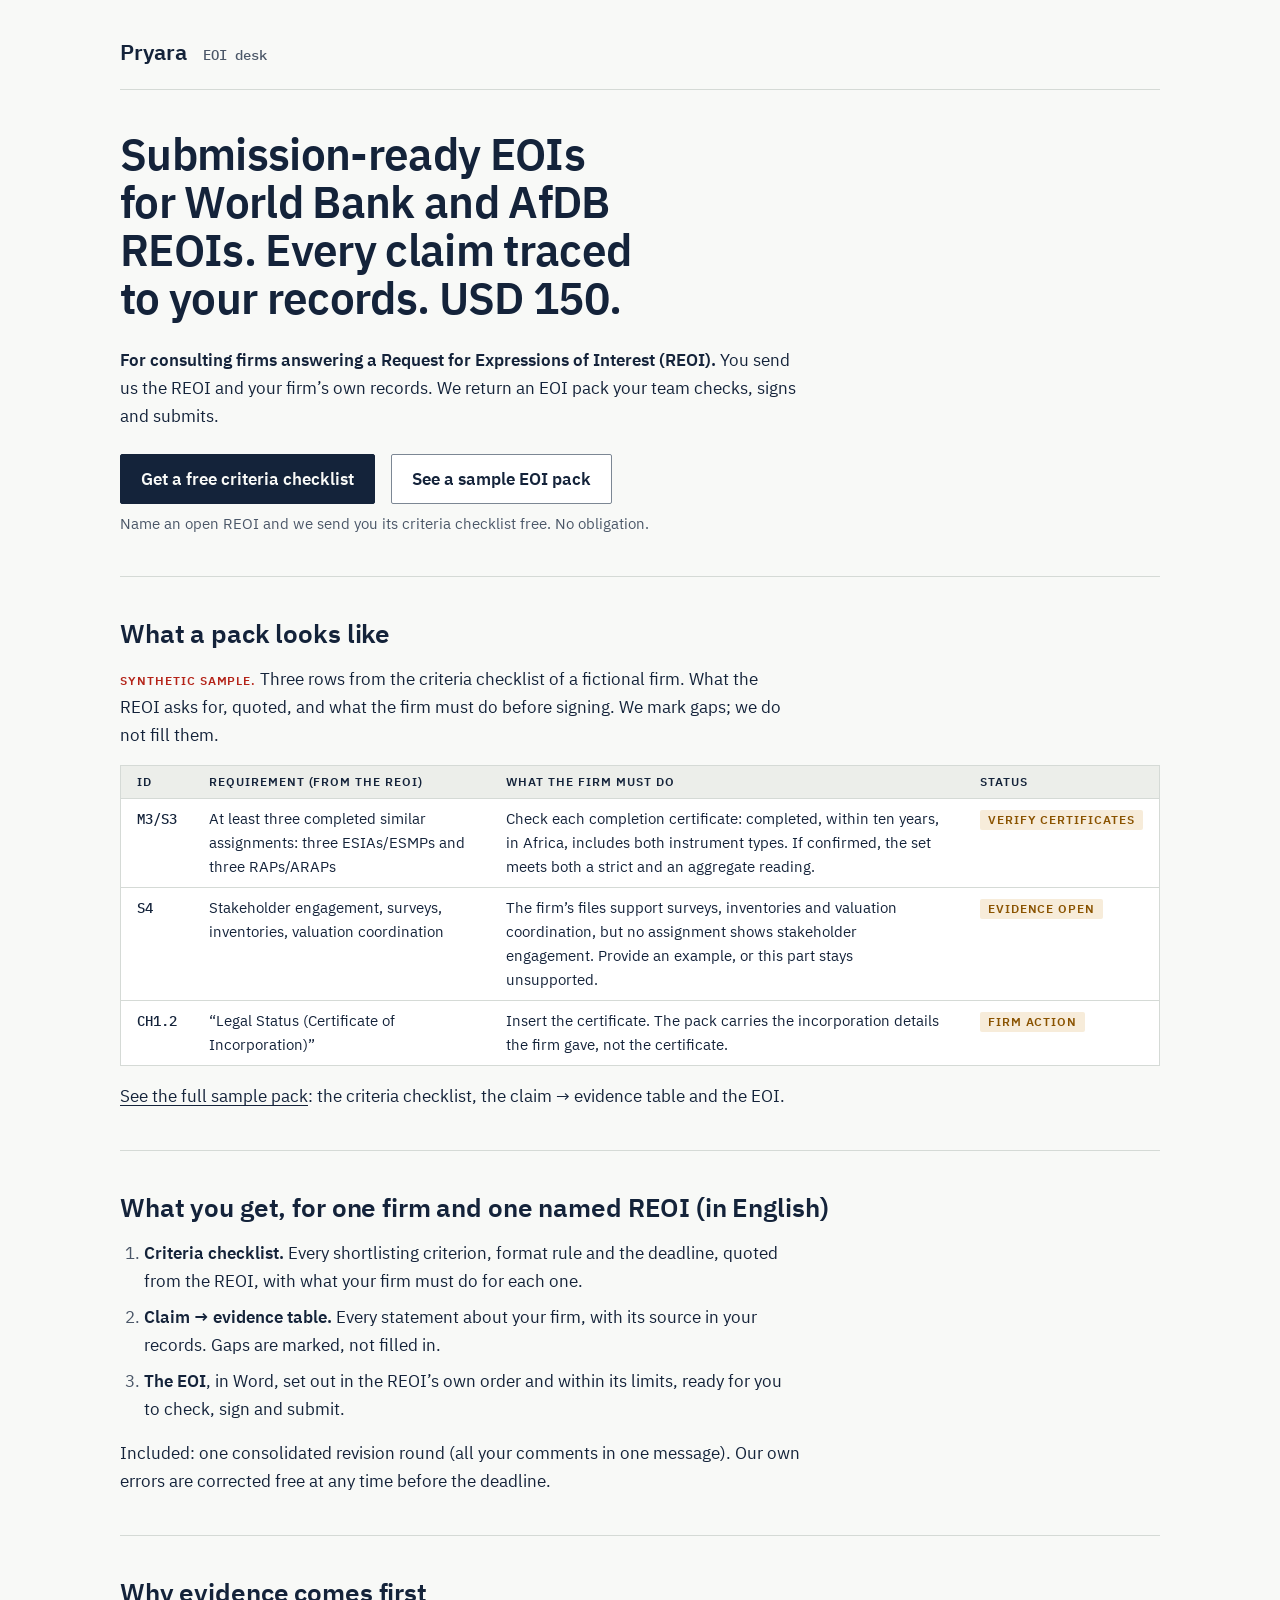
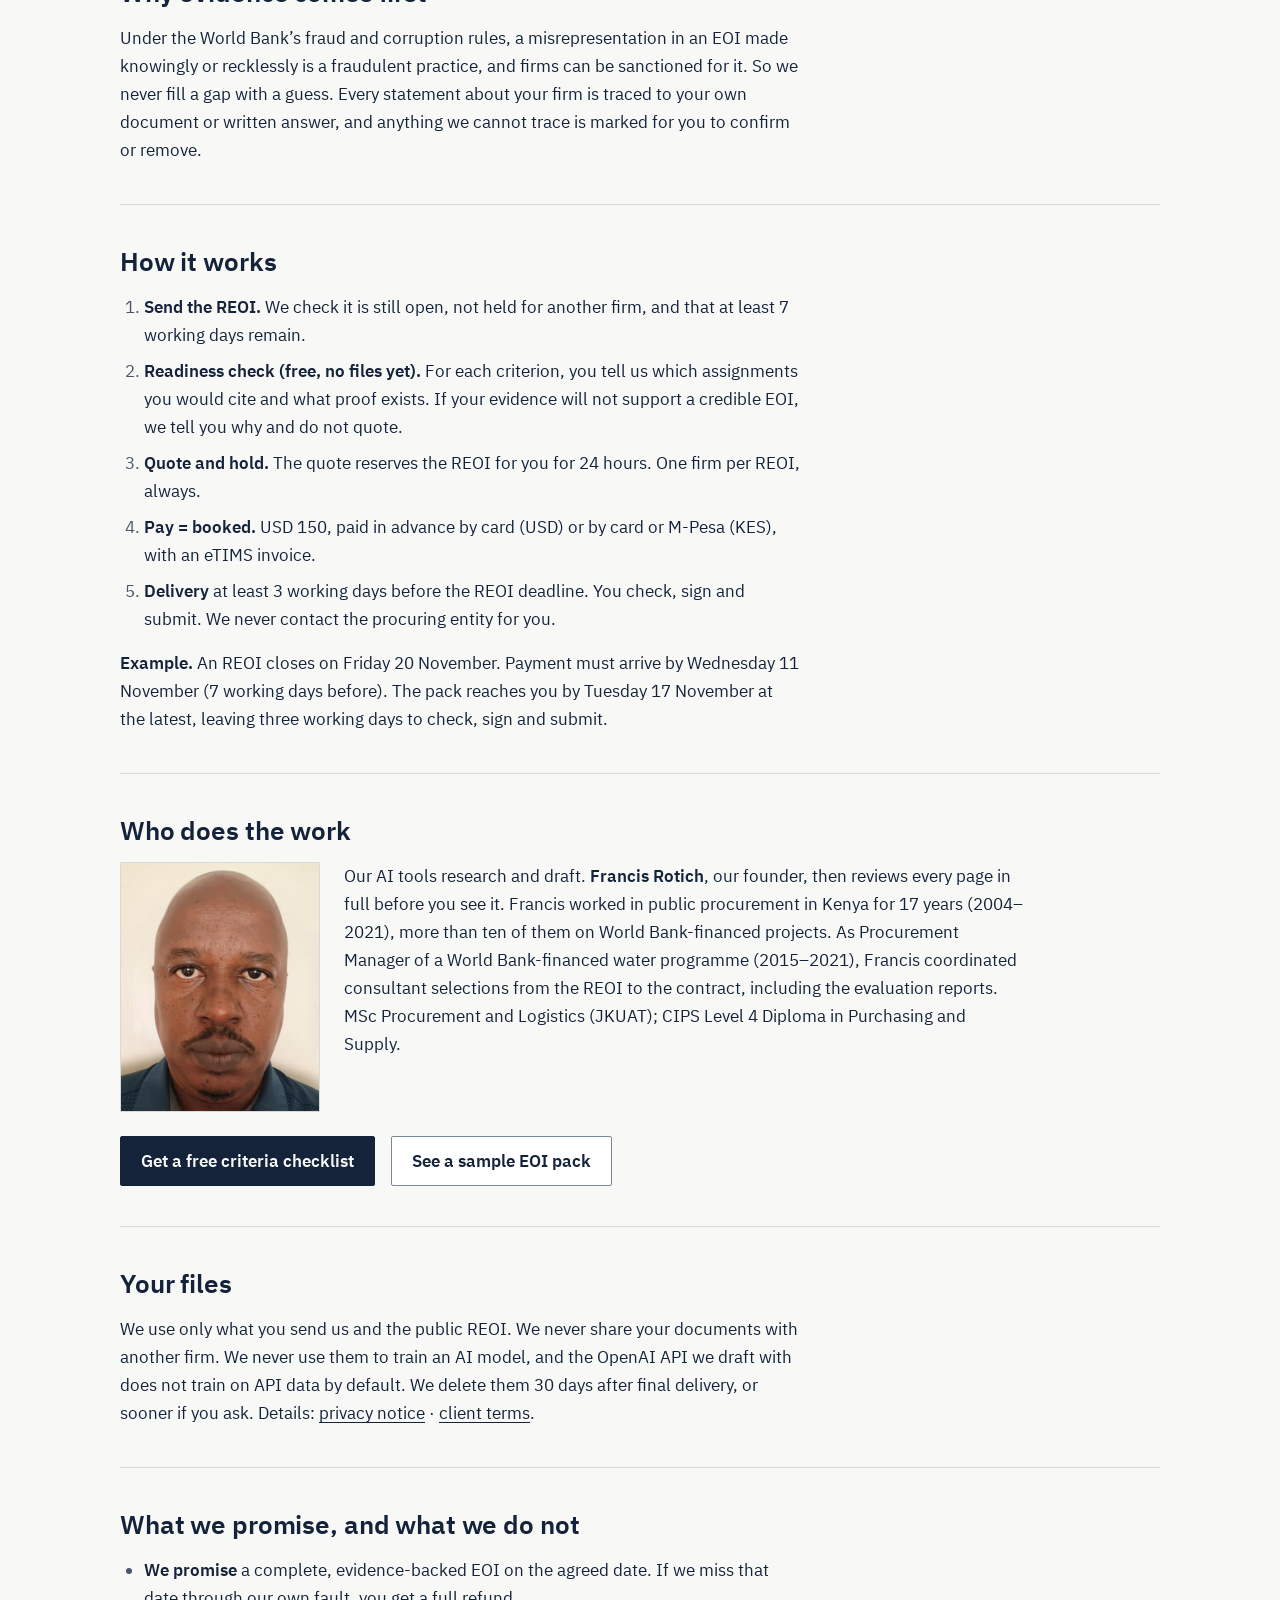
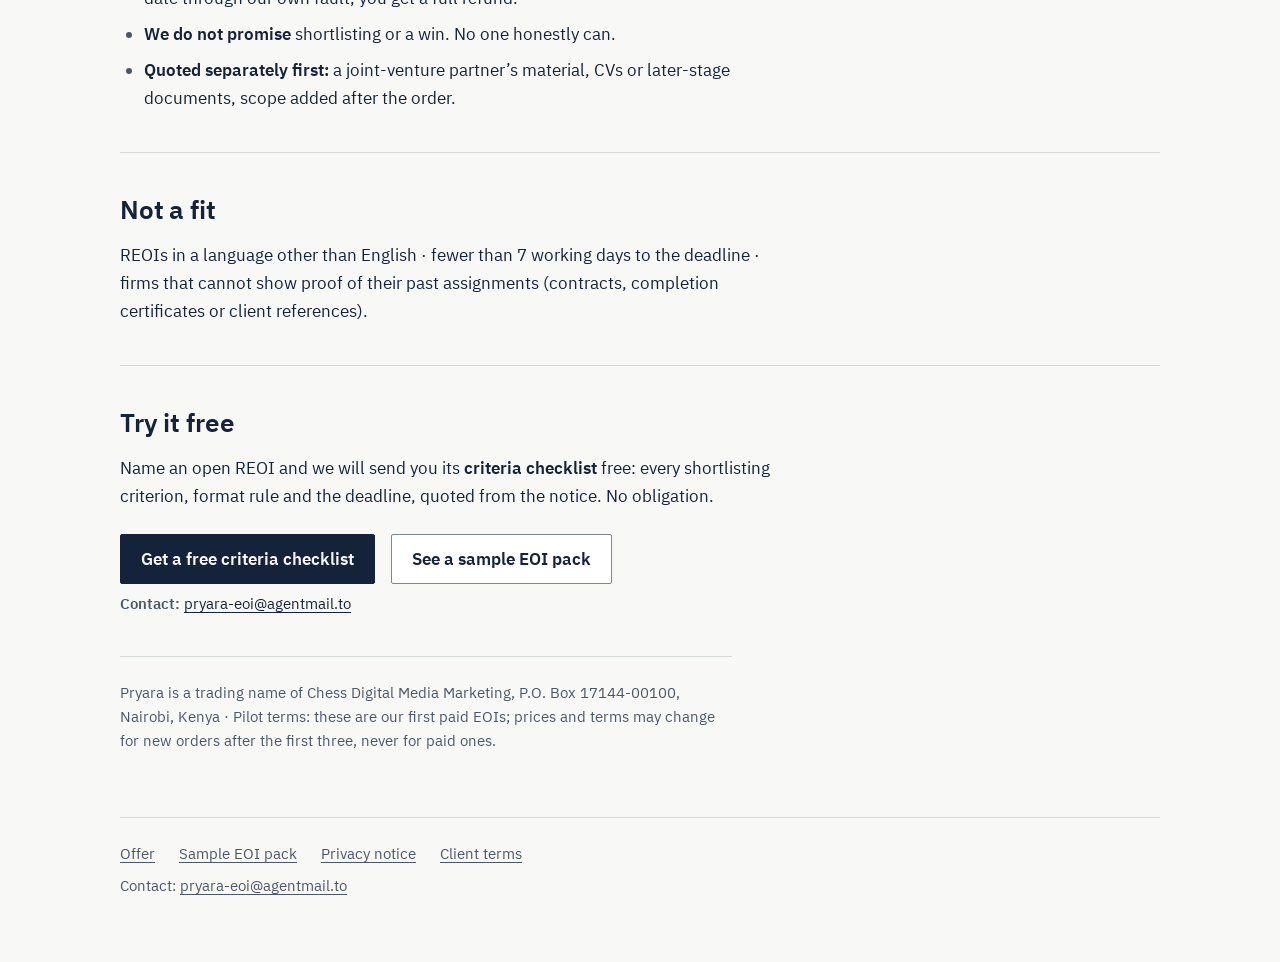
<file: index.html>
<!doctype html>
<html lang="en-GB">
<head>
<meta charset="utf-8">
<meta name="viewport" content="width=device-width, initial-scale=1">
<title>Pryara: submission-ready EOIs for World Bank and AfDB REOIs</title>
<meta name="description" content="Send us a World Bank or AfDB REOI and your firm's own records. We return an EOI pack your team checks, signs and submits. Every claim traced. USD 150.">
<link rel="canonical" href="https://pryara.com/">
<link rel="alternate" type="text/markdown" href="index.md" title="This page as Markdown">
<meta name="color-scheme" content="light dark">
<meta property="og:type" content="website">
<meta property="og:site_name" content="Pryara">
<meta property="og:locale" content="en_GB">
<meta property="og:title" content="Pryara: submission-ready EOIs for World Bank and AfDB REOIs">
<meta property="og:description" content="Send us a World Bank or AfDB REOI and your firm's own records. We return an EOI pack your team checks, signs and submits. Every claim traced. USD 150.">
<meta property="og:url" content="https://pryara.com/">
<meta property="og:image" content="https://pryara.com/og.png">
<meta property="og:image:width" content="1200">
<meta property="og:image:height" content="630">
<meta property="og:image:alt" content="Pryara EOI desk: submission-ready EOIs for World Bank and AfDB REOIs. Every claim traced to your records. USD 150.">
<meta name="twitter:card" content="summary_large_image">
<link rel="icon" href="favicon.ico" sizes="32x32">
<link rel="icon" href="icon.svg" type="image/svg+xml">
<link rel="apple-touch-icon" href="apple-touch-icon.png">
<link rel="preload" href="fonts/PryaraSans-Regular.woff2" as="font" type="font/woff2" crossorigin>
<link rel="preload" href="fonts/PryaraSans-SemiBold.woff2" as="font" type="font/woff2" crossorigin>
<link rel="stylesheet" href="style.css">
<script type="application/ld+json">
{
  "@context": "https://schema.org",
  "@type": "ProfessionalService",
  "name": "Pryara",
  "legalName": "Chess Digital Media Marketing",
  "url": "https://pryara.com/",
  "image": "https://pryara.com/og.png",
  "description": "Submission-ready EOIs for consulting firms answering World Bank and AfDB REOIs. Every claim traced to the firm's own records.",
  "email": "pryara-eoi@agentmail.to",
  "address": {
    "@type": "PostalAddress",
    "postOfficeBoxNumber": "17144",
    "postalCode": "00100",
    "addressLocality": "Nairobi",
    "addressCountry": "KE"
  },
  "founder": {
    "@type": "Person",
    "name": "Francis Rotich",
    "jobTitle": "Founder",
    "image": "https://pryara.com/img/founder.jpg"
  },
  "knowsLanguage": "en",
  "makesOffer": {
    "@type": "Offer",
    "price": "150",
    "priceCurrency": "USD",
    "itemOffered": {
      "@type": "Service",
      "name": "EOI pack for one firm and one named REOI",
      "description": "Criteria checklist, claim-to-evidence table and the EOI in Word, in the REOI's own order, ready for the firm to check, sign and submit."
    }
  }
}
</script>
</head>
<body class="page-index">
<a class="skip" href="#main">Skip to content</a>
<header class="site-header">
  <a class="wordmark" href="./" aria-label="Pryara home">Pryara</a><span class="descriptor">EOI desk</span>
</header>
<main id="main">
<h1 id="submission-ready-eois-for-world-bank-and-afdb-reois-every-claim-traced-to-your-records-usd-150">Submission-ready EOIs for World Bank and AfDB REOIs. Every claim traced to your records. USD 150.</h1>
<p><strong>For consulting firms answering a Request for Expressions of Interest (REOI).</strong> You send us the REOI and your firm’s own records. We return an EOI pack your team checks, signs and submits.</p>
<div class="actions">
<a href="mailto:pryara-eoi@agentmail.to?subject=Free%20criteria%20checklist%20%28pryara.com%2C%20top%29&amp;body=REOI%20%28link%20or%20reference%20number%29%3A%0A%0AFirm%20name%3A%0A" class="btn btn-primary">Get a free criteria checklist</a> <a href="sample-eoi.html" class="btn btn-secondary">See a sample EOI pack</a>
</div>
<p>Name an open REOI and we send you its criteria checklist free. No obligation.</p>
<h2 id="what-a-pack-looks-like">What a pack looks like</h2>
<div class="synthetic-label">
<p><strong>SYNTHETIC SAMPLE.</strong> Three rows from the criteria checklist of a fictional firm. What the REOI asks for, quoted, and what the firm must do before signing. We mark gaps; we do not fill them.</p>
</div>
<div class="table-wrap stack" tabindex="0" role="region" aria-label="Table">
<table>
<thead>
<tr>
<th>ID</th>
<th>Requirement (from the REOI)</th>
<th>What the firm must do</th>
<th>Status</th>
</tr>
</thead>
<tbody>
<tr>
<td data-label="ID">M3/S3</td>
<td data-label="Requirement (from the REOI)">At least three completed similar assignments: three ESIAs/ESMPs and three RAPs/ARAPs</td>
<td data-label="What the firm must do">Check each completion certificate: completed, within ten years, in Africa, includes both instrument types. If confirmed, the set meets both a strict and an aggregate reading.</td>
<td data-label="Status"><span class="status status-open">Verify certificates</span></td>
</tr>
<tr>
<td data-label="ID">S4</td>
<td data-label="Requirement (from the REOI)">Stakeholder engagement, surveys, inventories, valuation coordination</td>
<td data-label="What the firm must do">The firm’s files support surveys, inventories and valuation coordination, but no assignment shows stakeholder engagement. Provide an example, or this part stays unsupported.</td>
<td data-label="Status"><span class="status status-open">Evidence open</span></td>
</tr>
<tr>
<td data-label="ID">CH1.2</td>
<td data-label="Requirement (from the REOI)">“Legal Status (Certificate of Incorporation)”</td>
<td data-label="What the firm must do">Insert the certificate. The pack carries the incorporation details the firm gave, not the certificate.</td>
<td data-label="Status"><span class="status status-open">Firm action</span></td>
</tr>
</tbody>
</table>
</div>
<p><a href="sample-eoi.html">See the full sample pack</a>: the criteria checklist, the claim → evidence table and the EOI.</p>
<h2 id="what-you-get-for-one-firm-and-one-named-reoi-in-english">What you get, for one firm and one named REOI (in English)</h2>
<ol type="1">
<li><strong>Criteria checklist.</strong> Every shortlisting criterion, format rule and the deadline, quoted from the REOI, with what your firm must do for each one.</li>
<li><strong>Claim → evidence table.</strong> Every statement about your firm, with its source in your records. Gaps are marked, not filled in.</li>
<li><strong>The EOI</strong>, in Word, set out in the REOI’s own order and within its limits, ready for you to check, sign and submit.</li>
</ol>
<p>Included: one consolidated revision round (all your comments in one message). Our own errors are corrected free at any time before the deadline.</p>
<h2 id="why-evidence-comes-first">Why evidence comes first</h2>
<p>Under the World Bank’s fraud and corruption rules, a misrepresentation in an EOI made knowingly or recklessly is a fraudulent practice, and firms can be sanctioned for it. So we never fill a gap with a guess. Every statement about your firm is traced to your own document or written answer, and anything we cannot trace is marked for you to confirm or remove.</p>
<h2 id="how-it-works">How it works</h2>
<ol type="1">
<li><strong>Send the REOI.</strong> We check it is still open, not held for another firm, and that at least 7 working days remain.</li>
<li><strong>Readiness check (free, no files yet).</strong> For each criterion, you tell us which assignments you would cite and what proof exists. If your evidence will not support a credible EOI, we tell you why and do not quote.</li>
<li><strong>Quote and hold.</strong> The quote reserves the REOI for you for 24 hours. One firm per REOI, always.</li>
<li><strong>Pay = booked.</strong> USD 150, paid in advance by card (USD) or by card or M-Pesa (KES), with an eTIMS invoice.</li>
<li><strong>Delivery</strong> at least 3 working days before the REOI deadline. You check, sign and submit. We never contact the procuring entity for you.</li>
</ol>
<p><strong>Example.</strong> An REOI closes on Friday 20 November. Payment must arrive by Wednesday 11 November (7 working days before). The pack reaches you by Tuesday 17 November at the latest, leaving three working days to check, sign and submit.</p>
<h2 id="who-does-the-work">Who does the work</h2>
<div class="founder">
<picture><source srcset="img/founder.webp" type="image/webp"><img src="img/founder.jpg" width="200" height="250" loading="lazy" decoding="async" alt="Francis Rotich, founder of Pryara"></picture>
<div class="founder-text">
<p>Our AI tools research and draft. <strong>Francis Rotich</strong>, our founder, then reviews every page in full before you see it. Francis worked in public procurement in Kenya for 17 years (2004–2021), more than ten of them on World Bank-financed projects. As Procurement Manager of a World Bank-financed water programme (2015–2021), Francis coordinated consultant selections from the REOI to the contract, including the evaluation reports. MSc Procurement and Logistics (JKUAT); CIPS Level 4 Diploma in Purchasing and Supply.</p>
</div>
</div>
<div class="actions">
<a href="mailto:pryara-eoi@agentmail.to?subject=Free%20criteria%20checklist%20%28pryara.com%2C%20middle%29&amp;body=REOI%20%28link%20or%20reference%20number%29%3A%0A%0AFirm%20name%3A%0A" class="btn btn-primary">Get a free criteria checklist</a> <a href="sample-eoi.html" class="btn btn-secondary">See a sample EOI pack</a>
</div>
<h2 id="your-files">Your files</h2>
<p>We use only what you send us and the public REOI. We never share your documents with another firm. We never use them to train an AI model, and the OpenAI API we draft with does not train on API data by default. We delete them 30 days after final delivery, or sooner if you ask. Details: <a href="privacy.html">privacy notice</a> · <a href="client-terms.html">client terms</a>.</p>
<h2 id="what-we-promise-and-what-we-do-not">What we promise, and what we do not</h2>
<ul>
<li><strong>We promise</strong> a complete, evidence-backed EOI on the agreed date. If we miss that date through our own fault, you get a full refund.</li>
<li><strong>We do not promise</strong> shortlisting or a win. No one honestly can.</li>
<li><strong>Quoted separately first:</strong> a joint-venture partner’s material, CVs or later-stage documents, scope added after the order.</li>
</ul>
<h2 id="not-a-fit">Not a fit</h2>
<p>REOIs in a language other than English · fewer than 7 working days to the deadline · firms that cannot show proof of their past assignments (contracts, completion certificates or client references).</p>
<h2 id="try-it-free">Try it free</h2>
<p>Name an open REOI and we will send you its <strong>criteria checklist</strong> free: every shortlisting criterion, format rule and the deadline, quoted from the notice. No obligation.</p>
<div class="actions">
<a href="mailto:pryara-eoi@agentmail.to?subject=Free%20criteria%20checklist%20%28pryara.com%2C%20end%29&amp;body=REOI%20%28link%20or%20reference%20number%29%3A%0A%0AFirm%20name%3A%0A" class="btn btn-primary">Get a free criteria checklist</a> <a href="sample-eoi.html" class="btn btn-secondary">See a sample EOI pack</a>
</div>
<p><strong>Contact:</strong> <a href="mailto:pryara-eoi@agentmail.to?subject=Question%20%28pryara.com%2C%20offer%29"><span>pryara-eoi@agentmail.to</span></a></p>
<p><em>Pryara is a trading name of Chess Digital Media Marketing, P.O. Box 17144-00100, Nairobi, Kenya · Pilot terms: these are our first paid EOIs; prices and terms may change for new orders after the first three, never for paid ones.</em></p>
</main>
<footer class="site-footer">
  <nav aria-label="Site">
    <a href="./">Offer</a>
    <a href="sample-eoi.html">Sample EOI pack</a>
    <a href="privacy.html">Privacy notice</a>
    <a href="client-terms.html">Client terms</a>
  </nav>
  <p>Contact: <a href="mailto:pryara-eoi@agentmail.to?subject=Question%20%28pryara.com%2C%20footer%29">pryara-eoi@agentmail.to</a></p>
</footer>
</body>
</html>
</file>
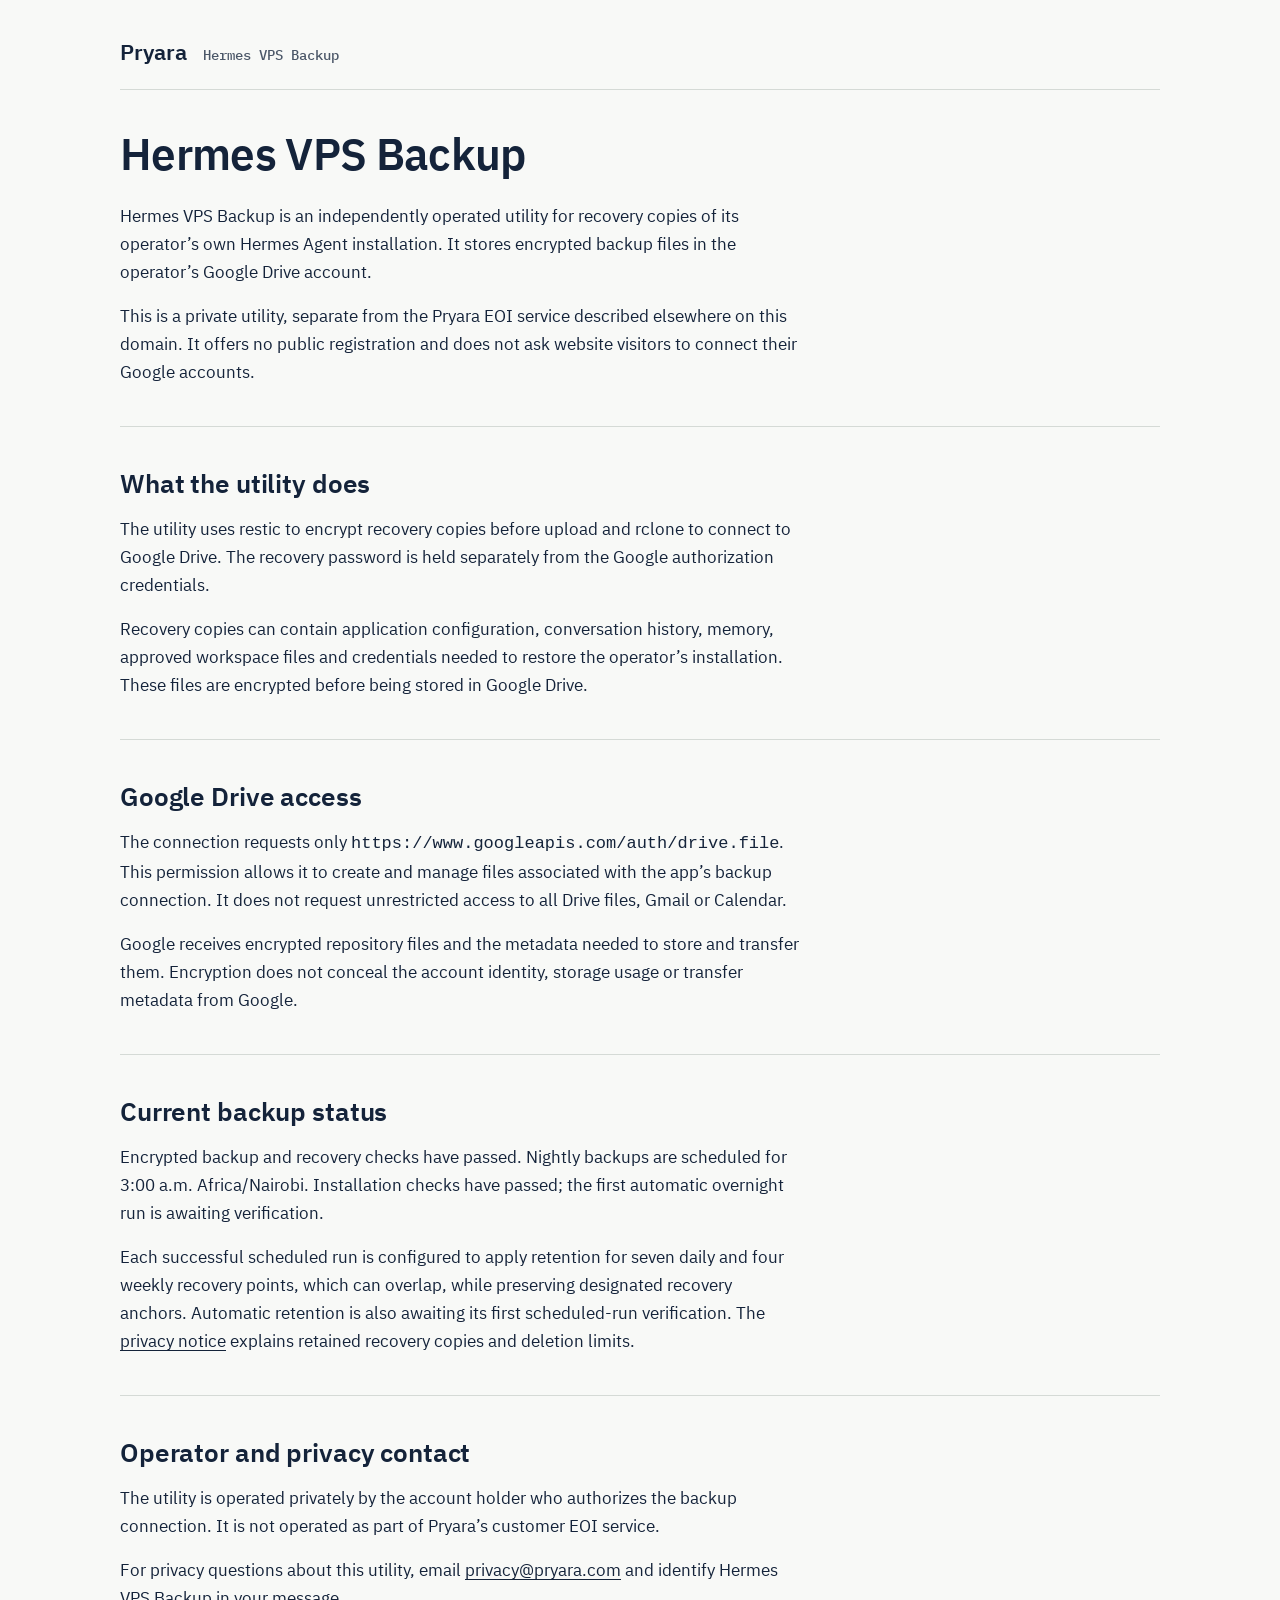
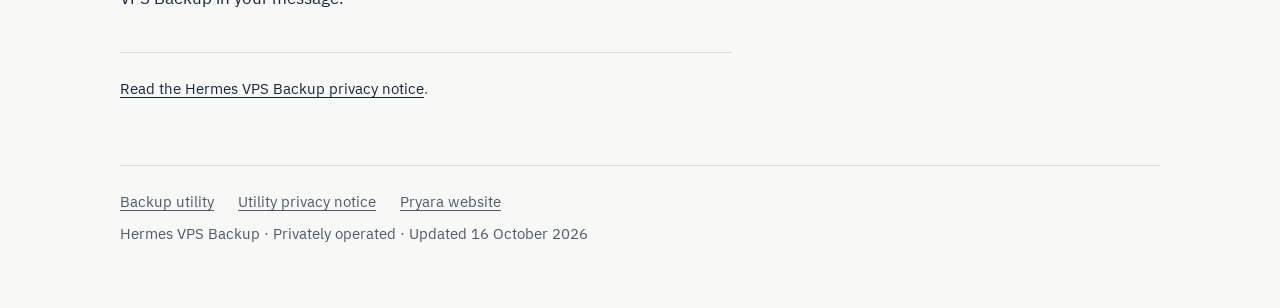
<file: hermes-vps-backup/index.html>
<!doctype html>
<html lang="en-GB">
<head>
  <meta charset="utf-8">
  <meta name="viewport" content="width=device-width, initial-scale=1">
  <meta name="description" content="Hermes VPS Backup is a privately operated utility for encrypted recovery copies of its operator's Hermes Agent installation in Google Drive.">
  <meta name="color-scheme" content="light dark">
  <meta name="referrer" content="strict-origin-when-cross-origin">
  <title>Hermes VPS Backup — private encrypted backups</title>
  <link rel="canonical" href="https://pryara.com/hermes-vps-backup/">
  <link rel="icon" href="../favicon.ico" sizes="32x32">
  <link rel="icon" href="../icon.svg" type="image/svg+xml">
  <link rel="apple-touch-icon" href="../apple-touch-icon.png">
  <link rel="preload" href="../fonts/PryaraSans-Regular.woff2" as="font" type="font/woff2" crossorigin>
  <link rel="preload" href="../fonts/PryaraSans-SemiBold.woff2" as="font" type="font/woff2" crossorigin>
  <link rel="stylesheet" href="../style.css">
</head>
<body>
  <a class="skip" href="#main">Skip to content</a>
  <header class="site-header">
    <a class="wordmark" href="../" aria-label="Pryara home">Pryara</a><span class="descriptor">Hermes VPS Backup</span>
  </header>
  <main id="main">
    <h1>Hermes VPS Backup</h1>
    <p>Hermes VPS Backup is an independently operated utility for recovery copies of its operator’s own Hermes Agent installation. It stores encrypted backup files in the operator’s Google Drive account.</p>
    <p>This is a private utility, separate from the Pryara EOI service described elsewhere on this domain. It offers no public registration and does not ask website visitors to connect their Google accounts.</p>

    <h2>What the utility does</h2>
    <p>The utility uses restic to encrypt recovery copies before upload and rclone to connect to Google Drive. The recovery password is held separately from the Google authorization credentials.</p>
    <p>Recovery copies can contain application configuration, conversation history, memory, approved workspace files and credentials needed to restore the operator’s installation. These files are encrypted before being stored in Google Drive.</p>

    <h2>Google Drive access</h2>
    <p>The connection requests only <code>https://www.googleapis.com/auth/drive.file</code>. This permission allows it to create and manage files associated with the app’s backup connection. It does not request unrestricted access to all Drive files, Gmail or Calendar.</p>
    <p>Google receives encrypted repository files and the metadata needed to store and transfer them. Encryption does not conceal the account identity, storage usage or transfer metadata from Google.</p>

    <h2>Current backup status</h2>
    <p>Encrypted backup and recovery checks have passed. Nightly backups are scheduled for 3:00 a.m. Africa/Nairobi. Installation checks have passed; the first automatic overnight run is awaiting verification.</p>
    <p>Each successful scheduled run is configured to apply retention for seven daily and four weekly recovery points, which can overlap, while preserving designated recovery anchors. Automatic retention is also awaiting its first scheduled-run verification. The <a href="privacy.html">privacy notice</a> explains retained recovery copies and deletion limits.</p>

    <h2>Operator and privacy contact</h2>
    <p>The utility is operated privately by the account holder who authorizes the backup connection. It is not operated as part of Pryara’s customer EOI service.</p>
    <p>For privacy questions about this utility, email <a href="mailto:privacy@pryara.com?subject=Hermes%20VPS%20Backup%20privacy">privacy@pryara.com</a> and identify Hermes VPS Backup in your message.</p>
    <p><a href="privacy.html">Read the Hermes VPS Backup privacy notice</a>.</p>
  </main>
  <footer class="site-footer">
    <nav aria-label="Utility navigation">
      <a href="./" aria-current="page">Backup utility</a>
      <a href="privacy.html">Utility privacy notice</a>
      <a href="../">Pryara website</a>
    </nav>
    <p>Hermes VPS Backup · Privately operated · Updated 16 October 2026</p>
  </footer>
</body>
</html>
</file>
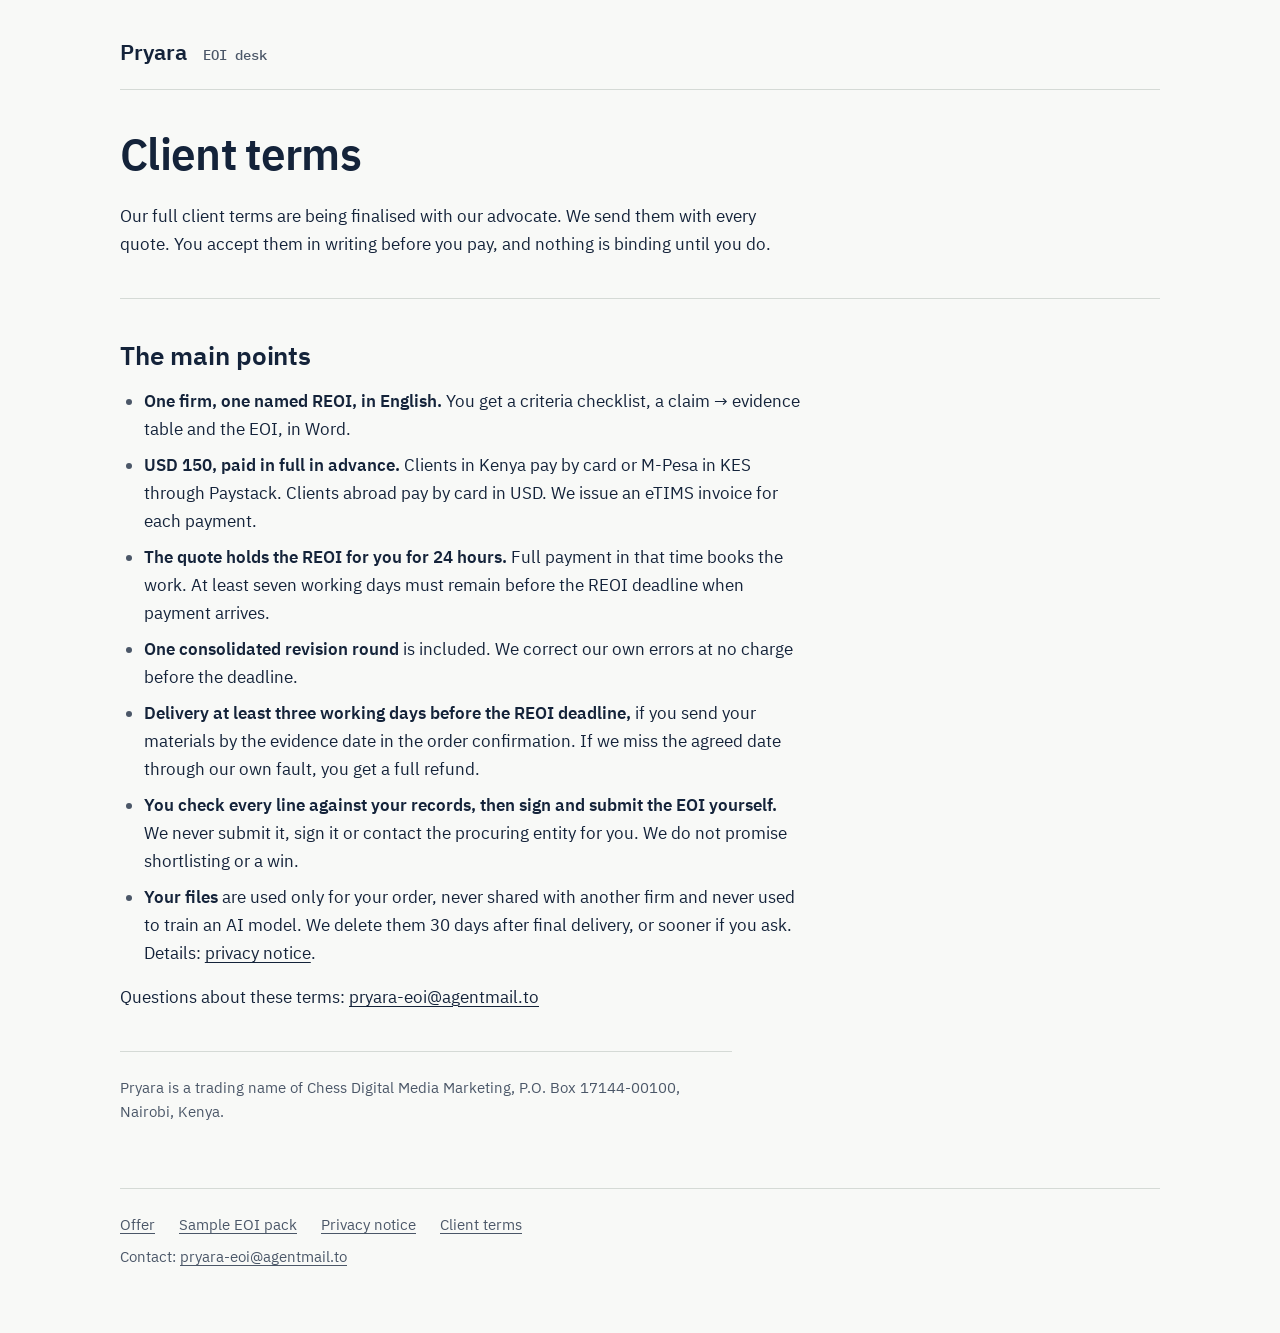
<file: client-terms.html>
<!doctype html>
<html lang="en-GB">
<head>
<meta charset="utf-8">
<meta name="viewport" content="width=device-width, initial-scale=1">
<title>Client terms · Pryara</title>
<meta name="description" content="The main points of Pryara's terms for an EOI order: price, booking, delivery, refunds and how we handle your files.">
<link rel="canonical" href="https://pryara.com/client-terms.html">
<link rel="alternate" type="text/markdown" href="client-terms.md" title="This page as Markdown">
<meta name="color-scheme" content="light dark">
<meta property="og:type" content="website">
<meta property="og:site_name" content="Pryara">
<meta property="og:locale" content="en_GB">
<meta property="og:title" content="Client terms · Pryara">
<meta property="og:description" content="The main points of Pryara's terms for an EOI order: price, booking, delivery, refunds and how we handle your files.">
<meta property="og:url" content="https://pryara.com/client-terms.html">
<meta property="og:image" content="https://pryara.com/og.png">
<meta property="og:image:width" content="1200">
<meta property="og:image:height" content="630">
<meta property="og:image:alt" content="Pryara EOI desk: submission-ready EOIs for World Bank and AfDB REOIs. Every claim traced to your records. USD 150.">
<meta name="twitter:card" content="summary_large_image">
<link rel="icon" href="favicon.ico" sizes="32x32">
<link rel="icon" href="icon.svg" type="image/svg+xml">
<link rel="apple-touch-icon" href="apple-touch-icon.png">
<link rel="preload" href="fonts/PryaraSans-Regular.woff2" as="font" type="font/woff2" crossorigin>
<link rel="preload" href="fonts/PryaraSans-SemiBold.woff2" as="font" type="font/woff2" crossorigin>
<link rel="stylesheet" href="style.css">
</head>
<body class="page-client-terms">
<a class="skip" href="#main">Skip to content</a>
<header class="site-header">
  <a class="wordmark" href="./" aria-label="Pryara home">Pryara</a><span class="descriptor">EOI desk</span>
</header>
<main id="main">
<h1 id="client-terms">Client terms</h1>
<p>Our full client terms are being finalised with our advocate. We send them with every quote. You accept them in writing before you pay, and nothing is binding until you do.</p>
<h2 id="the-main-points">The main points</h2>
<ul>
<li><strong>One firm, one named REOI, in English.</strong> You get a criteria checklist, a claim → evidence table and the EOI, in Word.</li>
<li><strong>USD 150, paid in full in advance.</strong> Clients in Kenya pay by card or M-Pesa in KES through Paystack. Clients abroad pay by card in USD. We issue an eTIMS invoice for each payment.</li>
<li><strong>The quote holds the REOI for you for 24 hours.</strong> Full payment in that time books the work. At least seven working days must remain before the REOI deadline when payment arrives.</li>
<li><strong>One consolidated revision round</strong> is included. We correct our own errors at no charge before the deadline.</li>
<li><strong>Delivery at least three working days before the REOI deadline,</strong> if you send your materials by the evidence date in the order confirmation. If we miss the agreed date through our own fault, you get a full refund.</li>
<li><strong>You check every line against your records, then sign and submit the EOI yourself.</strong> We never submit it, sign it or contact the procuring entity for you. We do not promise shortlisting or a win.</li>
<li><strong>Your files</strong> are used only for your order, never shared with another firm and never used to train an AI model. We delete them 30 days after final delivery, or sooner if you ask. Details: <a href="privacy.html">privacy notice</a>.</li>
</ul>
<p>Questions about these terms: <a href="mailto:pryara-eoi@agentmail.to"><span>pryara-eoi@agentmail.to</span></a></p>
<p><em>Pryara is a trading name of Chess Digital Media Marketing, P.O. Box 17144-00100, Nairobi, Kenya.</em></p>
</main>
<footer class="site-footer">
  <nav aria-label="Site">
    <a href="./">Offer</a>
    <a href="sample-eoi.html">Sample EOI pack</a>
    <a href="privacy.html">Privacy notice</a>
    <a href="client-terms.html">Client terms</a>
  </nav>
  <p>Contact: <a href="mailto:pryara-eoi@agentmail.to?subject=Question%20%28pryara.com%2C%20footer%29">pryara-eoi@agentmail.to</a></p>
</footer>
</body>
</html>
</file>
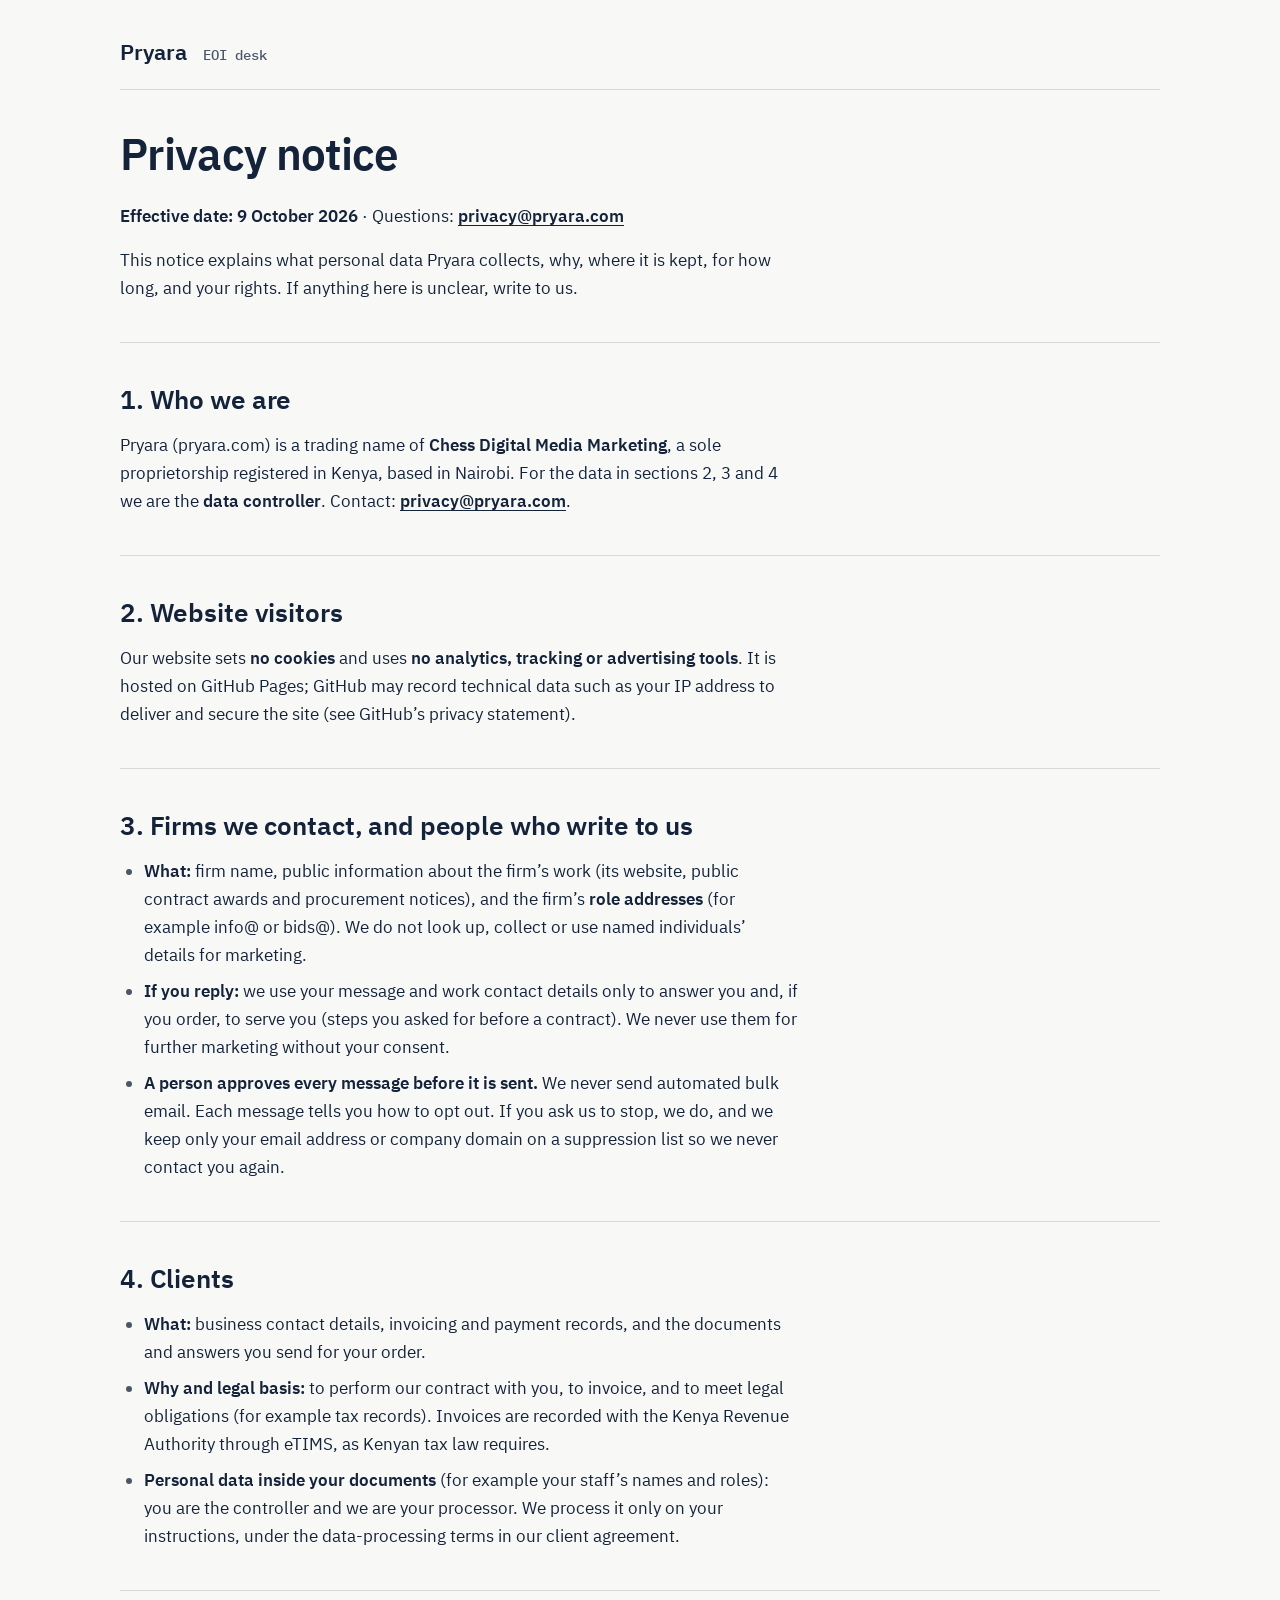
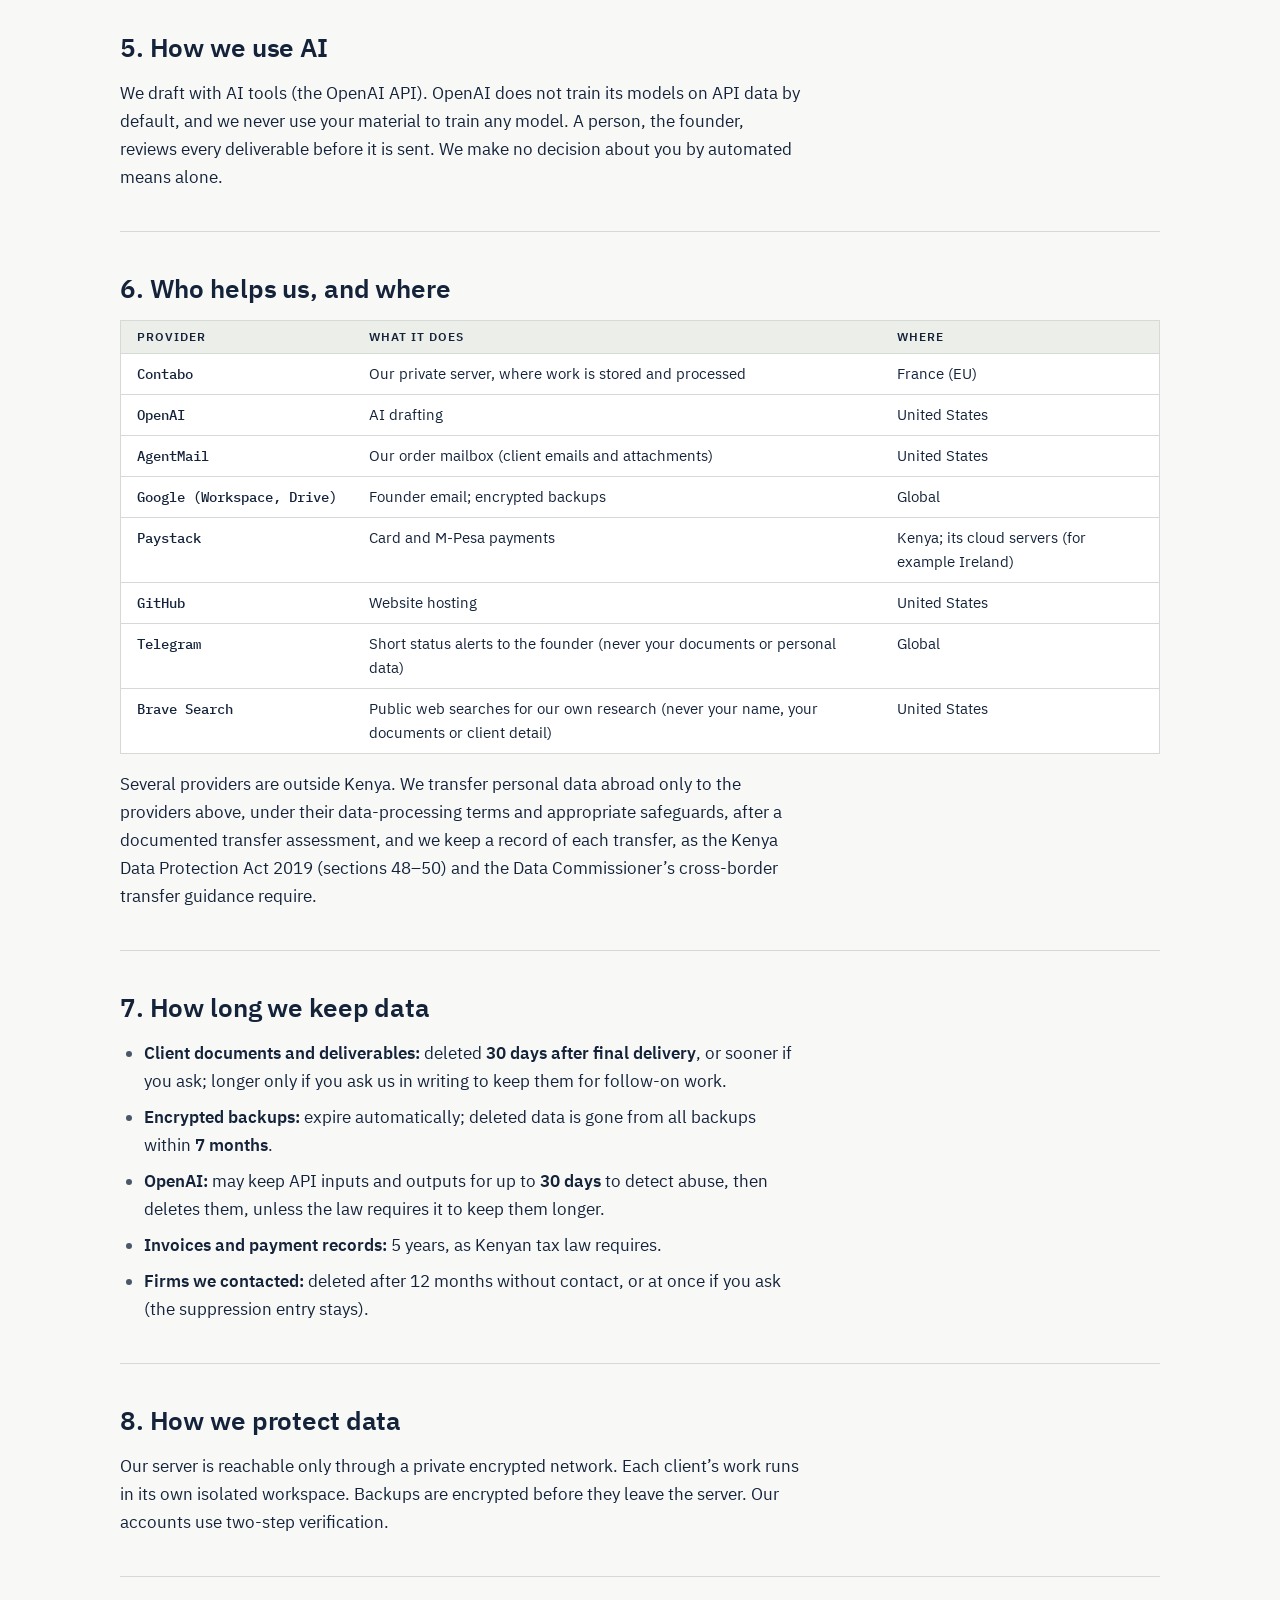
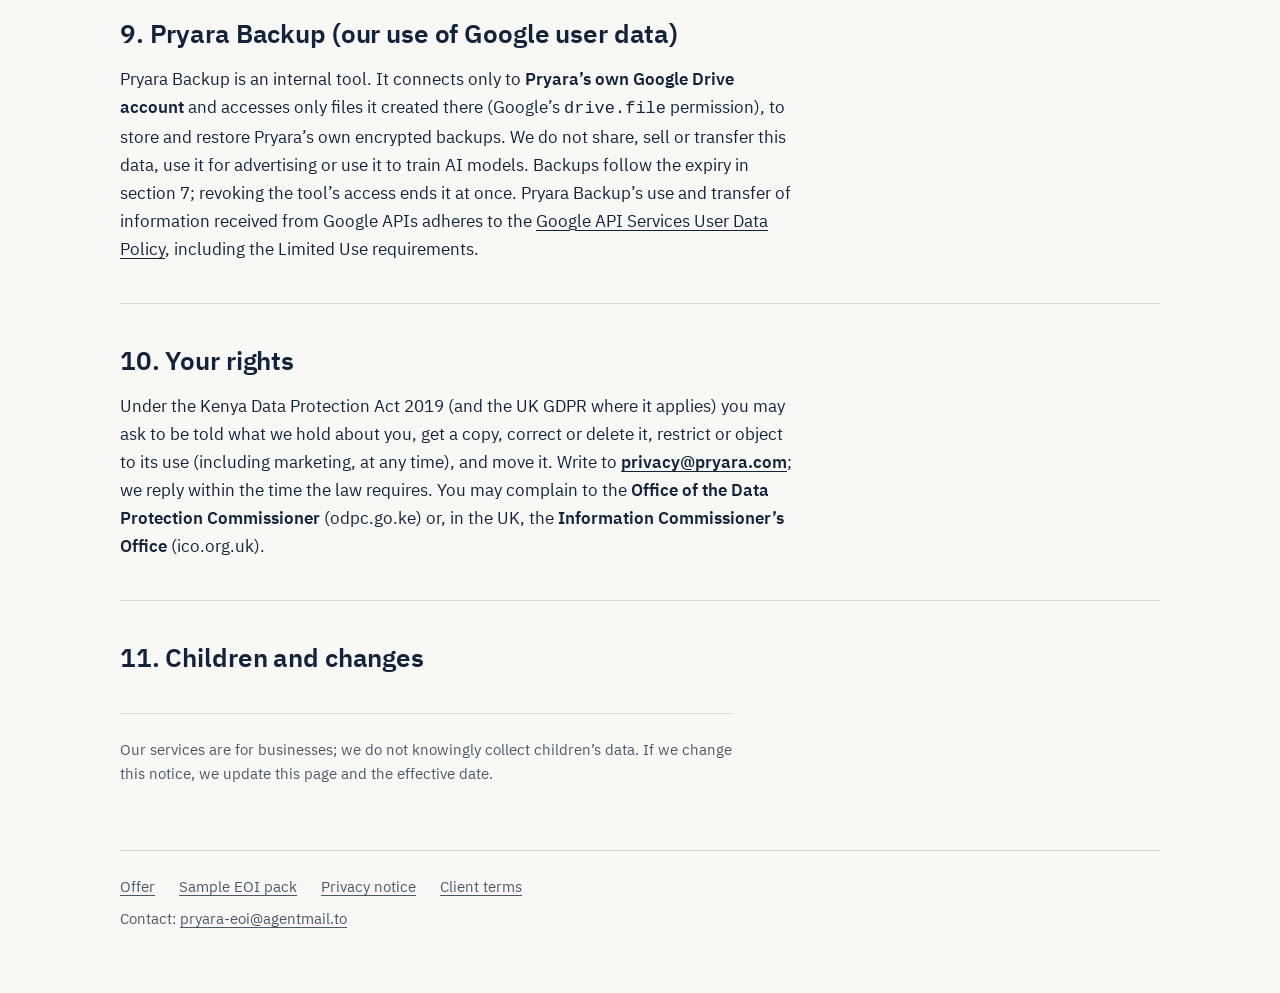
<file: privacy.html>
<!doctype html>
<html lang="en-GB">
<head>
<meta charset="utf-8">
<meta name="viewport" content="width=device-width, initial-scale=1">
<title>Privacy notice · Pryara</title>
<meta name="description" content="What personal data Pryara collects, why, where it is kept, for how long, and your rights under the Kenya Data Protection Act 2019.">
<link rel="canonical" href="https://pryara.com/privacy.html">
<link rel="alternate" type="text/markdown" href="privacy.md" title="This page as Markdown">
<meta name="color-scheme" content="light dark">
<meta property="og:type" content="website">
<meta property="og:site_name" content="Pryara">
<meta property="og:locale" content="en_GB">
<meta property="og:title" content="Privacy notice · Pryara">
<meta property="og:description" content="What personal data Pryara collects, why, where it is kept, for how long, and your rights under the Kenya Data Protection Act 2019.">
<meta property="og:url" content="https://pryara.com/privacy.html">
<meta property="og:image" content="https://pryara.com/og.png">
<meta property="og:image:width" content="1200">
<meta property="og:image:height" content="630">
<meta property="og:image:alt" content="Pryara EOI desk: submission-ready EOIs for World Bank and AfDB REOIs. Every claim traced to your records. USD 150.">
<meta name="twitter:card" content="summary_large_image">
<link rel="icon" href="favicon.ico" sizes="32x32">
<link rel="icon" href="icon.svg" type="image/svg+xml">
<link rel="apple-touch-icon" href="apple-touch-icon.png">
<link rel="preload" href="fonts/PryaraSans-Regular.woff2" as="font" type="font/woff2" crossorigin>
<link rel="preload" href="fonts/PryaraSans-SemiBold.woff2" as="font" type="font/woff2" crossorigin>
<link rel="stylesheet" href="style.css">
</head>
<body class="page-privacy">
<a class="skip" href="#main">Skip to content</a>
<header class="site-header">
  <a class="wordmark" href="./" aria-label="Pryara home">Pryara</a><span class="descriptor">EOI desk</span>
</header>
<main id="main">
<h1 id="privacy-notice">Privacy notice</h1>
<p><strong>Effective date: 9 October 2026</strong> · Questions: <strong><a href="mailto:privacy@pryara.com">privacy@pryara.com</a></strong></p>
<p>This notice explains what personal data Pryara collects, why, where it is kept, for how long, and your rights. If anything here is unclear, write to us.</p>
<h2 id="1-who-we-are">1. Who we are</h2>
<p>Pryara (pryara.com) is a trading name of <strong>Chess Digital Media Marketing</strong>, a sole proprietorship registered in Kenya, based in Nairobi. For the data in sections 2, 3 and 4 we are the <strong>data controller</strong>. Contact: <strong><a href="mailto:privacy@pryara.com">privacy@pryara.com</a></strong>.</p>
<h2 id="2-website-visitors">2. Website visitors</h2>
<p>Our website sets <strong>no cookies</strong> and uses <strong>no analytics, tracking or advertising tools</strong>. It is hosted on GitHub Pages; GitHub may record technical data such as your IP address to deliver and secure the site (see GitHub’s privacy statement).</p>
<h2 id="3-firms-we-contact-and-people-who-write-to-us">3. Firms we contact, and people who write to us</h2>
<ul>
<li><strong>What:</strong> firm name, public information about the firm’s work (its website, public contract awards and procurement notices), and the firm’s <strong>role addresses</strong> (for example info@ or bids@). We do not look up, collect or use named individuals’ details for marketing.</li>
<li><strong>If you reply:</strong> we use your message and work contact details only to answer you and, if you order, to serve you (steps you asked for before a contract). We never use them for further marketing without your consent.</li>
<li><strong>A person approves every message before it is sent.</strong> We never send automated bulk email. Each message tells you how to opt out. If you ask us to stop, we do, and we keep only your email address or company domain on a suppression list so we never contact you again.</li>
</ul>
<h2 id="4-clients">4. Clients</h2>
<ul>
<li><strong>What:</strong> business contact details, invoicing and payment records, and the documents and answers you send for your order.</li>
<li><strong>Why and legal basis:</strong> to perform our contract with you, to invoice, and to meet legal obligations (for example tax records). Invoices are recorded with the Kenya Revenue Authority through eTIMS, as Kenyan tax law requires.</li>
<li><strong>Personal data inside your documents</strong> (for example your staff’s names and roles): you are the controller and we are your processor. We process it only on your instructions, under the data-processing terms in our client agreement.</li>
</ul>
<h2 id="5-how-we-use-ai">5. How we use AI</h2>
<p>We draft with AI tools (the OpenAI API). OpenAI does not train its models on API data by default, and we never use your material to train any model. A person, the founder, reviews every deliverable before it is sent. We make no decision about you by automated means alone.</p>
<h2 id="6-who-helps-us-and-where">6. Who helps us, and where</h2>
<div class="table-wrap stack" role="region" tabindex="0" aria-label="Table">
<table>
<thead>
<tr>
<th>Provider</th>
<th>What it does</th>
<th>Where</th>
</tr>
</thead>
<tbody>
<tr>
<td data-label="Provider">Contabo</td>
<td data-label="What it does">Our private server, where work is stored and processed</td>
<td data-label="Where">France (EU)</td>
</tr>
<tr>
<td data-label="Provider">OpenAI</td>
<td data-label="What it does">AI drafting</td>
<td data-label="Where">United States</td>
</tr>
<tr>
<td data-label="Provider">AgentMail</td>
<td data-label="What it does">Our order mailbox (client emails and attachments)</td>
<td data-label="Where">United States</td>
</tr>
<tr>
<td data-label="Provider">Google (Workspace, Drive)</td>
<td data-label="What it does">Founder email; encrypted backups</td>
<td data-label="Where">Global</td>
</tr>
<tr>
<td data-label="Provider">Paystack</td>
<td data-label="What it does">Card and M-Pesa payments</td>
<td data-label="Where">Kenya; its cloud servers (for example Ireland)</td>
</tr>
<tr>
<td data-label="Provider">GitHub</td>
<td data-label="What it does">Website hosting</td>
<td data-label="Where">United States</td>
</tr>
<tr>
<td data-label="Provider">Telegram</td>
<td data-label="What it does">Short status alerts to the founder (never your documents or personal data)</td>
<td data-label="Where">Global</td>
</tr>
<tr>
<td data-label="Provider">Brave Search</td>
<td data-label="What it does">Public web searches for our own research (never your name, your documents or client detail)</td>
<td data-label="Where">United States</td>
</tr>
</tbody>
</table>
</div>
<p>Several providers are outside Kenya. We transfer personal data abroad only to the providers above, under their data-processing terms and appropriate safeguards, after a documented transfer assessment, and we keep a record of each transfer, as the Kenya Data Protection Act 2019 (sections 48–50) and the Data Commissioner’s cross-border transfer guidance require.</p>
<h2 id="7-how-long-we-keep-data">7. How long we keep data</h2>
<ul>
<li><strong>Client documents and deliverables:</strong> deleted <strong>30 days after final delivery</strong>, or sooner if you ask; longer only if you ask us in writing to keep them for follow-on work.</li>
<li><strong>Encrypted backups:</strong> expire automatically; deleted data is gone from all backups within <strong>7 months</strong>.</li>
<li><strong>OpenAI:</strong> may keep API inputs and outputs for up to <strong>30 days</strong> to detect abuse, then deletes them, unless the law requires it to keep them longer.</li>
<li><strong>Invoices and payment records:</strong> 5 years, as Kenyan tax law requires.</li>
<li><strong>Firms we contacted:</strong> deleted after 12 months without contact, or at once if you ask (the suppression entry stays).</li>
</ul>
<h2 id="8-how-we-protect-data">8. How we protect data</h2>
<p>Our server is reachable only through a private encrypted network. Each client’s work runs in its own isolated workspace. Backups are encrypted before they leave the server. Our accounts use two-step verification.</p>
<h2 id="9-pryara-backup-our-use-of-google-user-data">9. Pryara Backup (our use of Google user data)</h2>
<p>Pryara Backup is an internal tool. It connects only to <strong>Pryara’s own Google Drive account</strong> and accesses only files it created there (Google’s <code>drive.file</code> permission), to store and restore Pryara’s own encrypted backups. We do not share, sell or transfer this data, use it for advertising or use it to train AI models. Backups follow the expiry in section 7; revoking the tool’s access ends it at once. Pryara Backup’s use and transfer of information received from Google APIs adheres to the <a href="https://developers.google.com/terms/api-services-user-data-policy">Google API Services User Data Policy</a>, including the Limited Use requirements.</p>
<h2 id="10-your-rights">10. Your rights</h2>
<p>Under the Kenya Data Protection Act 2019 (and the UK GDPR where it applies) you may ask to be told what we hold about you, get a copy, correct or delete it, restrict or object to its use (including marketing, at any time), and move it. Write to <strong><a href="mailto:privacy@pryara.com">privacy@pryara.com</a></strong>; we reply within the time the law requires. You may complain to the <strong>Office of the Data Protection Commissioner</strong> (odpc.go.ke) or, in the UK, the <strong>Information Commissioner’s Office</strong> (ico.org.uk).</p>
<h2 id="11-children-and-changes">11. Children and changes</h2>
<p>Our services are for businesses; we do not knowingly collect children’s data. If we change this notice, we update this page and the effective date.</p>
</main>
<footer class="site-footer">
  <nav aria-label="Site">
    <a href="./">Offer</a>
    <a href="sample-eoi.html">Sample EOI pack</a>
    <a href="privacy.html">Privacy notice</a>
    <a href="client-terms.html">Client terms</a>
  </nav>
  <p>Contact: <a href="mailto:pryara-eoi@agentmail.to?subject=Question%20%28pryara.com%2C%20footer%29">pryara-eoi@agentmail.to</a></p>
</footer>
</body>
</html>
</file>
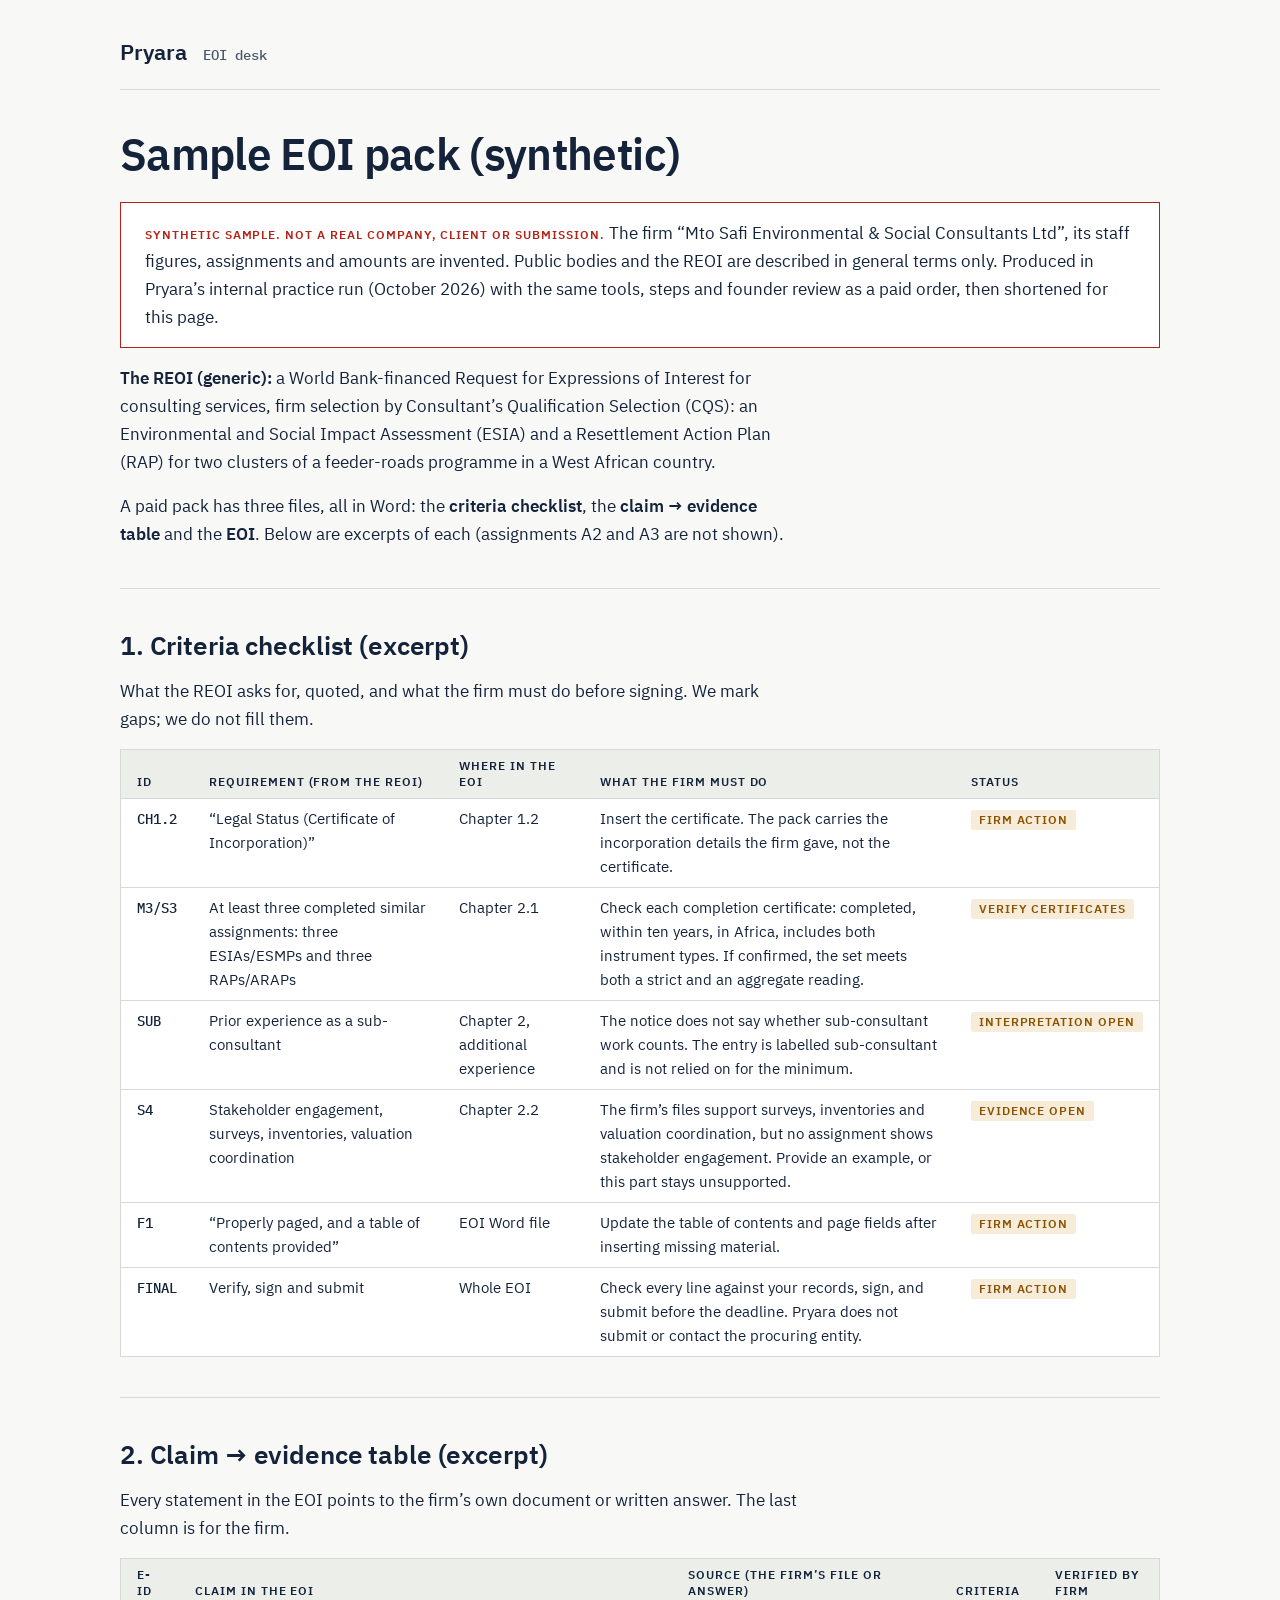
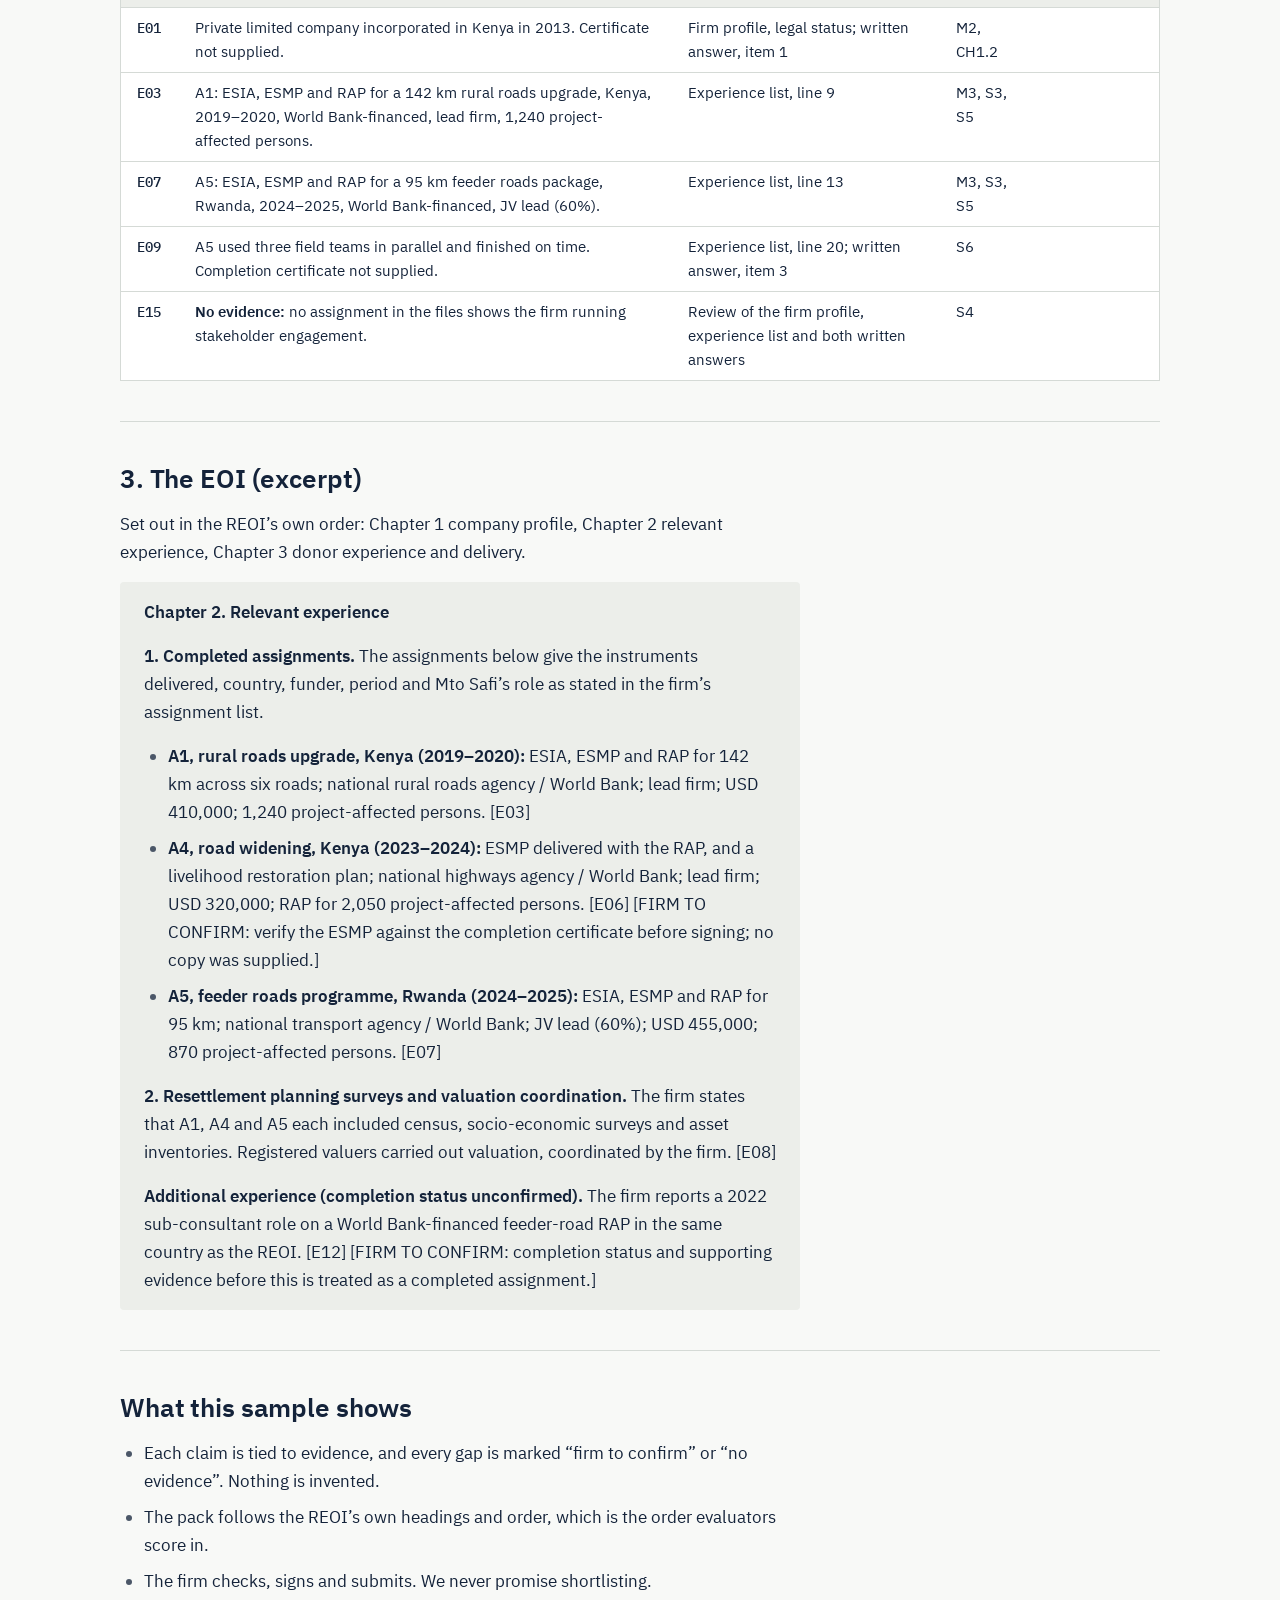
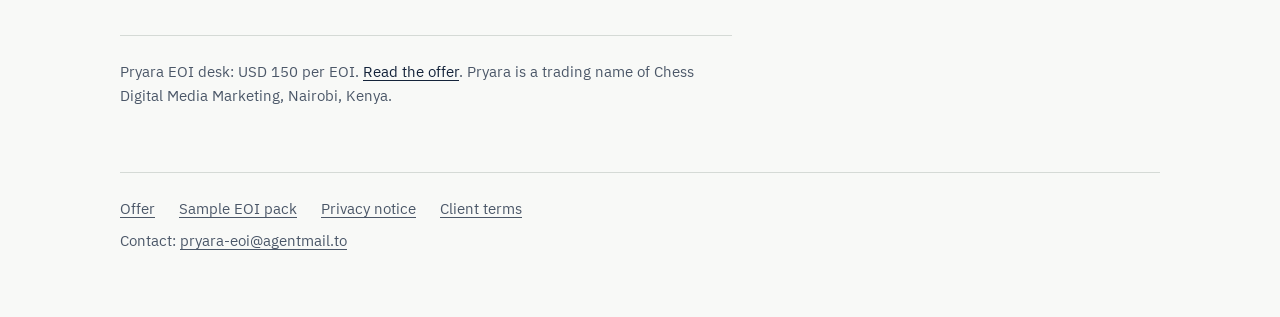
<file: sample-eoi.html>
<!doctype html>
<html lang="en-GB">
<head>
<meta charset="utf-8">
<meta name="viewport" content="width=device-width, initial-scale=1">
<title>Sample EOI pack (synthetic) · Pryara</title>
<meta name="description" content="Excerpts of a Pryara EOI pack for a fictional firm: criteria checklist, claim → evidence table and EOI. Synthetic data, labelled as such.">
<link rel="canonical" href="https://pryara.com/sample-eoi.html">
<link rel="alternate" type="text/markdown" href="sample-eoi.md" title="This page as Markdown">
<meta name="color-scheme" content="light dark">
<meta property="og:type" content="website">
<meta property="og:site_name" content="Pryara">
<meta property="og:locale" content="en_GB">
<meta property="og:title" content="Sample EOI pack (synthetic) · Pryara">
<meta property="og:description" content="Excerpts of a Pryara EOI pack for a fictional firm: criteria checklist, claim → evidence table and EOI. Synthetic data, labelled as such.">
<meta property="og:url" content="https://pryara.com/sample-eoi.html">
<meta property="og:image" content="https://pryara.com/og.png">
<meta property="og:image:width" content="1200">
<meta property="og:image:height" content="630">
<meta property="og:image:alt" content="Pryara EOI desk: submission-ready EOIs for World Bank and AfDB REOIs. Every claim traced to your records. USD 150.">
<meta name="twitter:card" content="summary_large_image">
<link rel="icon" href="favicon.ico" sizes="32x32">
<link rel="icon" href="icon.svg" type="image/svg+xml">
<link rel="apple-touch-icon" href="apple-touch-icon.png">
<link rel="preload" href="fonts/PryaraSans-Regular.woff2" as="font" type="font/woff2" crossorigin>
<link rel="preload" href="fonts/PryaraSans-SemiBold.woff2" as="font" type="font/woff2" crossorigin>
<link rel="stylesheet" href="style.css">
</head>
<body class="page-sample-eoi">
<a class="skip" href="#main">Skip to content</a>
<header class="site-header">
  <a class="wordmark" href="./" aria-label="Pryara home">Pryara</a><span class="descriptor">EOI desk</span>
</header>
<main id="main">
<h1 id="sample-eoi-pack-synthetic">Sample EOI pack (synthetic)</h1>
<div class="synthetic" role="note">
<div class="synthetic-label">
<p><strong>SYNTHETIC SAMPLE. Not a real company, client or submission.</strong> The firm “Mto Safi Environmental &amp; Social Consultants Ltd”, its staff figures, assignments and amounts are invented. Public bodies and the REOI are described in general terms only. Produced in Pryara’s internal practice run (October 2026) with the same tools, steps and founder review as a paid order, then shortened for this page.</p>
</div>
</div>
<p><strong>The REOI (generic):</strong> a World Bank-financed Request for Expressions of Interest for consulting services, firm selection by Consultant’s Qualification Selection (CQS): an Environmental and Social Impact Assessment (ESIA) and a Resettlement Action Plan (RAP) for two clusters of a feeder-roads programme in a West African country.</p>
<p>A paid pack has three files, all in Word: the <strong>criteria checklist</strong>, the <strong>claim → evidence table</strong> and the <strong>EOI</strong>. Below are excerpts of each (assignments A2 and A3 are not shown).</p>
<h2 id="1-criteria-checklist-excerpt">1. Criteria checklist (excerpt)</h2>
<p>What the REOI asks for, quoted, and what the firm must do before signing. We mark gaps; we do not fill them.</p>
<div class="table-wrap stack" tabindex="0" role="region" aria-label="Table">
<table>
<thead>
<tr>
<th>ID</th>
<th>Requirement (from the REOI)</th>
<th>Where in the EOI</th>
<th>What the firm must do</th>
<th>Status</th>
</tr>
</thead>
<tbody>
<tr>
<td data-label="ID">CH1.2</td>
<td data-label="Requirement (from the REOI)">“Legal Status (Certificate of Incorporation)”</td>
<td data-label="Where in the EOI">Chapter 1.2</td>
<td data-label="What the firm must do">Insert the certificate. The pack carries the incorporation details the firm gave, not the certificate.</td>
<td data-label="Status"><span class="status status-open">Firm action</span></td>
</tr>
<tr>
<td data-label="ID">M3/S3</td>
<td data-label="Requirement (from the REOI)">At least three completed similar assignments: three ESIAs/ESMPs and three RAPs/ARAPs</td>
<td data-label="Where in the EOI">Chapter 2.1</td>
<td data-label="What the firm must do">Check each completion certificate: completed, within ten years, in Africa, includes both instrument types. If confirmed, the set meets both a strict and an aggregate reading.</td>
<td data-label="Status"><span class="status status-open">Verify certificates</span></td>
</tr>
<tr>
<td data-label="ID">SUB</td>
<td data-label="Requirement (from the REOI)">Prior experience as a sub-consultant</td>
<td data-label="Where in the EOI">Chapter 2, additional experience</td>
<td data-label="What the firm must do">The notice does not say whether sub-consultant work counts. The entry is labelled sub-consultant and is not relied on for the minimum.</td>
<td data-label="Status"><span class="status status-open">Interpretation open</span></td>
</tr>
<tr>
<td data-label="ID">S4</td>
<td data-label="Requirement (from the REOI)">Stakeholder engagement, surveys, inventories, valuation coordination</td>
<td data-label="Where in the EOI">Chapter 2.2</td>
<td data-label="What the firm must do">The firm’s files support surveys, inventories and valuation coordination, but no assignment shows stakeholder engagement. Provide an example, or this part stays unsupported.</td>
<td data-label="Status"><span class="status status-open">Evidence open</span></td>
</tr>
<tr>
<td data-label="ID">F1</td>
<td data-label="Requirement (from the REOI)">“Properly paged, and a table of contents provided”</td>
<td data-label="Where in the EOI">EOI Word file</td>
<td data-label="What the firm must do">Update the table of contents and page fields after inserting missing material.</td>
<td data-label="Status"><span class="status status-open">Firm action</span></td>
</tr>
<tr>
<td data-label="ID">FINAL</td>
<td data-label="Requirement (from the REOI)">Verify, sign and submit</td>
<td data-label="Where in the EOI">Whole EOI</td>
<td data-label="What the firm must do">Check every line against your records, sign, and submit before the deadline. Pryara does not submit or contact the procuring entity.</td>
<td data-label="Status"><span class="status status-open">Firm action</span></td>
</tr>
</tbody>
</table>
</div>
<h2 id="2-claim--evidence-table-excerpt">2. Claim → evidence table (excerpt)</h2>
<p>Every statement in the EOI points to the firm’s own document or written answer. The last column is for the firm.</p>
<div class="table-wrap stack" tabindex="0" role="region" aria-label="Table">
<table>
<thead>
<tr>
<th>E-ID</th>
<th>Claim in the EOI</th>
<th>Source (the firm’s file or answer)</th>
<th>Criteria</th>
<th>Verified by firm</th>
</tr>
</thead>
<tbody>
<tr>
<td data-label="E-ID">E01</td>
<td data-label="Claim in the EOI">Private limited company incorporated in Kenya in 2013. Certificate not supplied.</td>
<td data-label="Source (the firm’s file or answer)">Firm profile, legal status; written answer, item 1</td>
<td data-label="Criteria">M2, CH1.2</td>
<td data-label="Verified by firm"></td>
</tr>
<tr>
<td data-label="E-ID">E03</td>
<td data-label="Claim in the EOI">A1: ESIA, ESMP and RAP for a 142 km rural roads upgrade, Kenya, 2019–2020, World Bank-financed, lead firm, 1,240 project-affected persons.</td>
<td data-label="Source (the firm’s file or answer)">Experience list, line 9</td>
<td data-label="Criteria">M3, S3, S5</td>
<td data-label="Verified by firm"></td>
</tr>
<tr>
<td data-label="E-ID">E07</td>
<td data-label="Claim in the EOI">A5: ESIA, ESMP and RAP for a 95 km feeder roads package, Rwanda, 2024–2025, World Bank-financed, JV lead (60%).</td>
<td data-label="Source (the firm’s file or answer)">Experience list, line 13</td>
<td data-label="Criteria">M3, S3, S5</td>
<td data-label="Verified by firm"></td>
</tr>
<tr>
<td data-label="E-ID">E09</td>
<td data-label="Claim in the EOI">A5 used three field teams in parallel and finished on time. Completion certificate not supplied.</td>
<td data-label="Source (the firm’s file or answer)">Experience list, line 20; written answer, item 3</td>
<td data-label="Criteria">S6</td>
<td data-label="Verified by firm"></td>
</tr>
<tr>
<td data-label="E-ID">E15</td>
<td data-label="Claim in the EOI"><strong>No evidence:</strong> no assignment in the files shows the firm running stakeholder engagement.</td>
<td data-label="Source (the firm’s file or answer)">Review of the firm profile, experience list and both written answers</td>
<td data-label="Criteria">S4</td>
<td data-label="Verified by firm"></td>
</tr>
</tbody>
</table>
</div>
<h2 id="3-the-eoi-excerpt">3. The EOI (excerpt)</h2>
<p>Set out in the REOI’s own order: Chapter 1 company profile, Chapter 2 relevant experience, Chapter 3 donor experience and delivery.</p>
<blockquote>
<p><strong>Chapter 2. Relevant experience</strong></p>
<p><strong>1. Completed assignments.</strong> The assignments below give the instruments delivered, country, funder, period and Mto Safi’s role as stated in the firm’s assignment list.</p>
<ul>
<li><strong>A1, rural roads upgrade, Kenya (2019–2020):</strong> ESIA, ESMP and RAP for 142 km across six roads; national rural roads agency / World Bank; lead firm; USD 410,000; 1,240 project-affected persons. [E03]</li>
<li><strong>A4, road widening, Kenya (2023–2024):</strong> ESMP delivered with the RAP, and a livelihood restoration plan; national highways agency / World Bank; lead firm; USD 320,000; RAP for 2,050 project-affected persons. [E06] [FIRM TO CONFIRM: verify the ESMP against the completion certificate before signing; no copy was supplied.]</li>
<li><strong>A5, feeder roads programme, Rwanda (2024–2025):</strong> ESIA, ESMP and RAP for 95 km; national transport agency / World Bank; JV lead (60%); USD 455,000; 870 project-affected persons. [E07]</li>
</ul>
<p><strong>2. Resettlement planning surveys and valuation coordination.</strong> The firm states that A1, A4 and A5 each included census, socio-economic surveys and asset inventories. Registered valuers carried out valuation, coordinated by the firm. [E08]</p>
<p><strong>Additional experience (completion status unconfirmed).</strong> The firm reports a 2022 sub-consultant role on a World Bank-financed feeder-road RAP in the same country as the REOI. [E12] [FIRM TO CONFIRM: completion status and supporting evidence before this is treated as a completed assignment.]</p>
</blockquote>
<h2 id="what-this-sample-shows">What this sample shows</h2>
<ul>
<li>Each claim is tied to evidence, and every gap is marked “firm to confirm” or “no evidence”. Nothing is invented.</li>
<li>The pack follows the REOI’s own headings and order, which is the order evaluators score in.</li>
<li>The firm checks, signs and submits. We never promise shortlisting.</li>
</ul>
<p><em>Pryara EOI desk: USD 150 per EOI. <a href="./">Read the offer</a>. Pryara is a trading name of Chess Digital Media Marketing, Nairobi, Kenya.</em></p>
</main>
<footer class="site-footer">
  <nav aria-label="Site">
    <a href="./">Offer</a>
    <a href="sample-eoi.html">Sample EOI pack</a>
    <a href="privacy.html">Privacy notice</a>
    <a href="client-terms.html">Client terms</a>
  </nav>
  <p>Contact: <a href="mailto:pryara-eoi@agentmail.to?subject=Question%20%28pryara.com%2C%20footer%29">pryara-eoi@agentmail.to</a></p>
</footer>
</body>
</html>
</file>
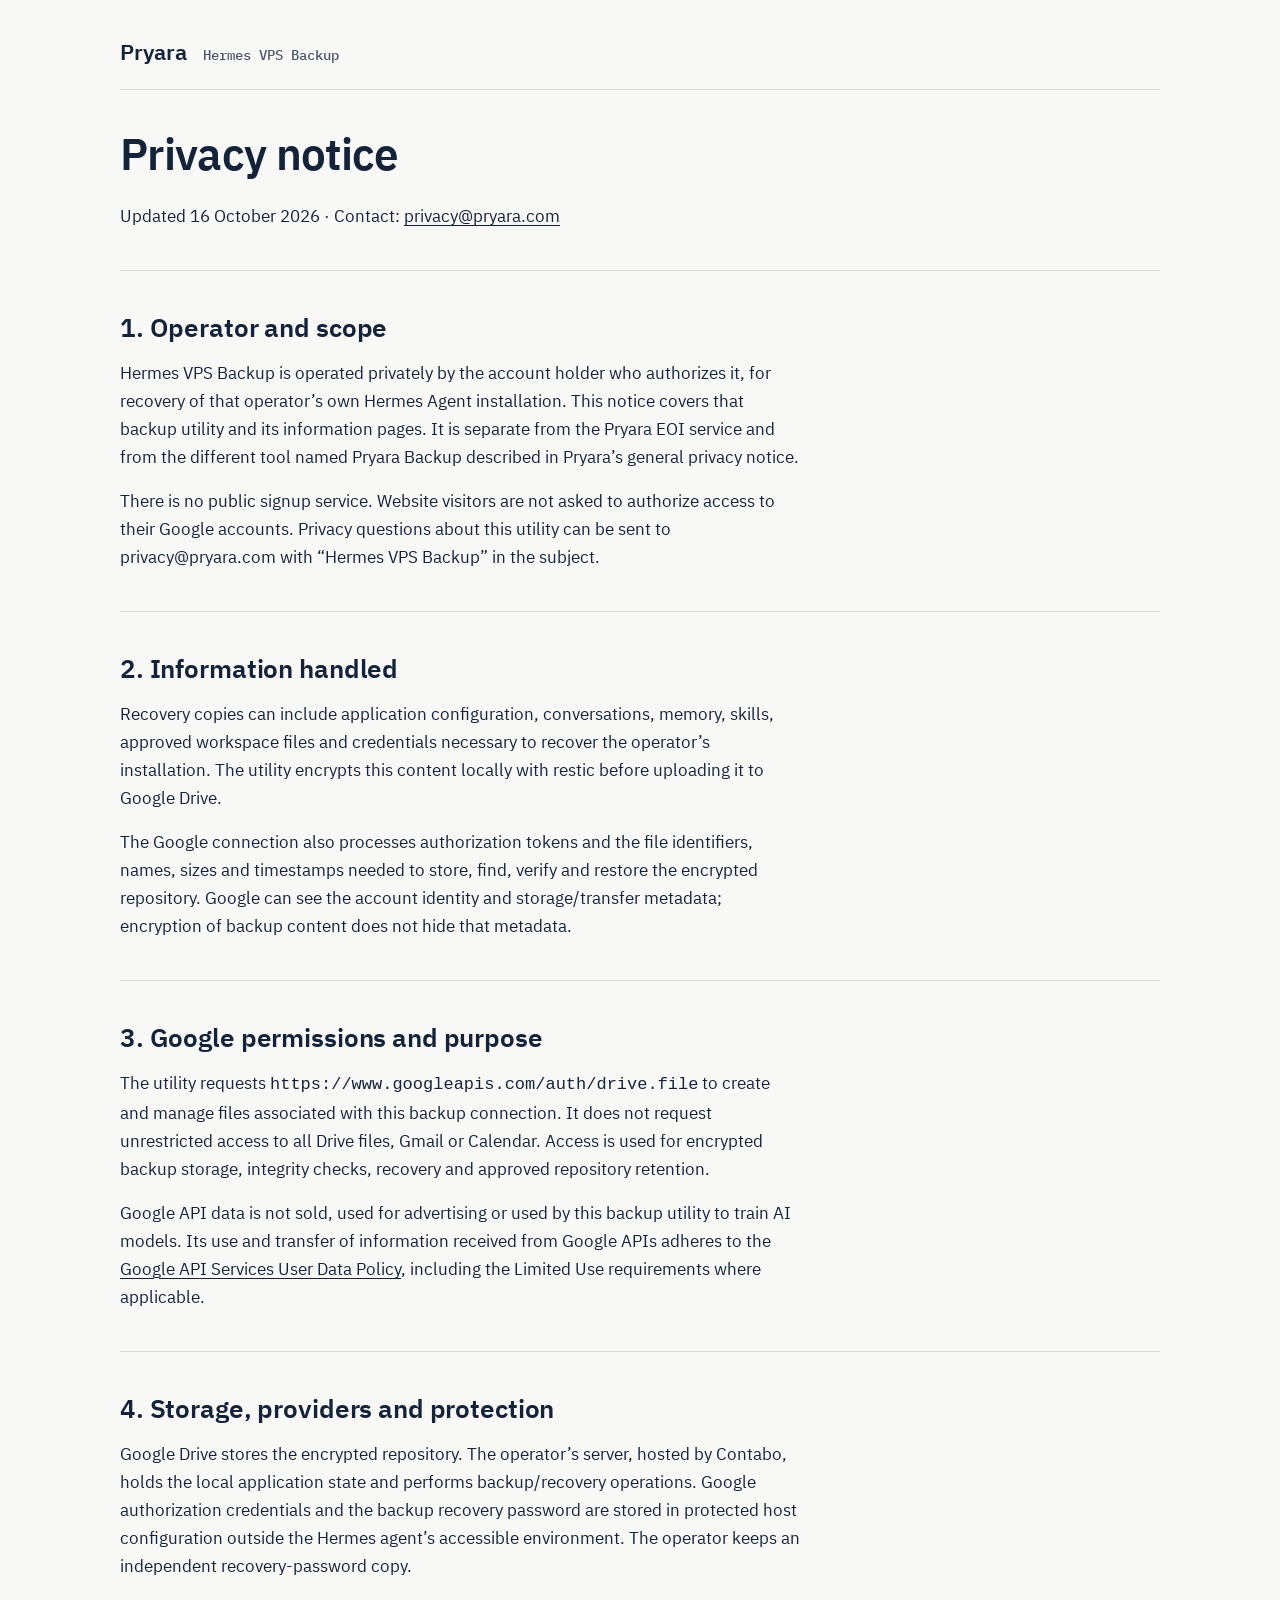
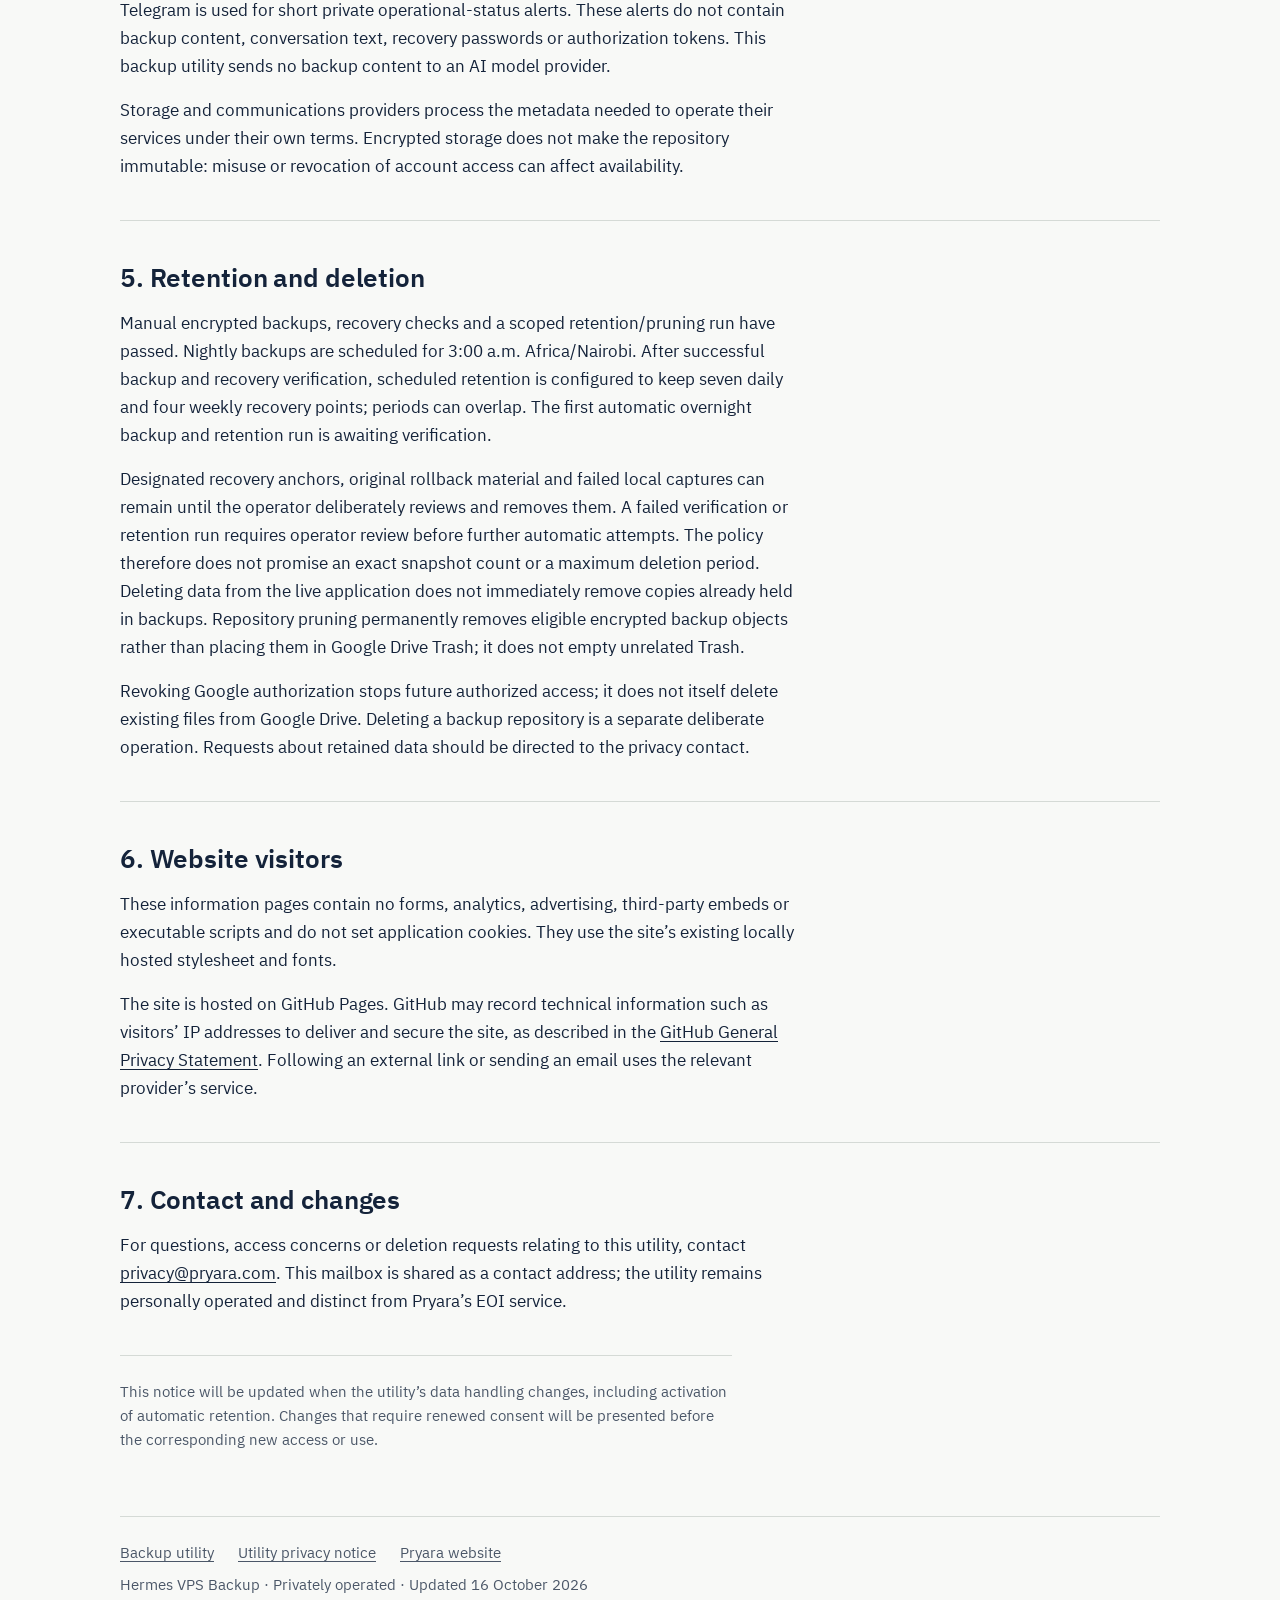
<file: hermes-vps-backup/privacy.html>
<!doctype html>
<html lang="en-GB">
<head>
  <meta charset="utf-8">
  <meta name="viewport" content="width=device-width, initial-scale=1">
  <meta name="description" content="How the privately operated Hermes VPS Backup utility accesses Google Drive and handles encrypted recovery copies, authorization, retention and website data.">
  <meta name="color-scheme" content="light dark">
  <meta name="referrer" content="strict-origin-when-cross-origin">
  <title>Privacy notice — Hermes VPS Backup</title>
  <link rel="canonical" href="https://pryara.com/hermes-vps-backup/privacy.html">
  <link rel="icon" href="../favicon.ico" sizes="32x32">
  <link rel="icon" href="../icon.svg" type="image/svg+xml">
  <link rel="apple-touch-icon" href="../apple-touch-icon.png">
  <link rel="preload" href="../fonts/PryaraSans-Regular.woff2" as="font" type="font/woff2" crossorigin>
  <link rel="preload" href="../fonts/PryaraSans-SemiBold.woff2" as="font" type="font/woff2" crossorigin>
  <link rel="stylesheet" href="../style.css">
</head>
<body>
  <a class="skip" href="#main">Skip to content</a>
  <header class="site-header">
    <a class="wordmark" href="../" aria-label="Pryara home">Pryara</a><span class="descriptor">Hermes VPS Backup</span>
  </header>
  <main id="main">
    <h1>Privacy notice</h1>
    <p>Updated 16 October 2026 · Contact: <a href="mailto:privacy@pryara.com?subject=Hermes%20VPS%20Backup%20privacy">privacy@pryara.com</a></p>

    <h2>1. Operator and scope</h2>
    <p>Hermes VPS Backup is operated privately by the account holder who authorizes it, for recovery of that operator’s own Hermes Agent installation. This notice covers that backup utility and its information pages. It is separate from the Pryara EOI service and from the different tool named Pryara Backup described in Pryara’s general privacy notice.</p>
    <p>There is no public signup service. Website visitors are not asked to authorize access to their Google accounts. Privacy questions about this utility can be sent to privacy@pryara.com with “Hermes VPS Backup” in the subject.</p>

    <h2>2. Information handled</h2>
    <p>Recovery copies can include application configuration, conversations, memory, skills, approved workspace files and credentials necessary to recover the operator’s installation. The utility encrypts this content locally with restic before uploading it to Google Drive.</p>
    <p>The Google connection also processes authorization tokens and the file identifiers, names, sizes and timestamps needed to store, find, verify and restore the encrypted repository. Google can see the account identity and storage/transfer metadata; encryption of backup content does not hide that metadata.</p>

    <h2>3. Google permissions and purpose</h2>
    <p>The utility requests <code>https://www.googleapis.com/auth/drive.file</code> to create and manage files associated with this backup connection. It does not request unrestricted access to all Drive files, Gmail or Calendar. Access is used for encrypted backup storage, integrity checks, recovery and approved repository retention.</p>
    <p>Google API data is not sold, used for advertising or used by this backup utility to train AI models. Its use and transfer of information received from Google APIs adheres to the <a href="https://developers.google.com/terms/api-services-user-data-policy">Google API Services User Data Policy</a>, including the Limited Use requirements where applicable.</p>

    <h2>4. Storage, providers and protection</h2>
    <p>Google Drive stores the encrypted repository. The operator’s server, hosted by Contabo, holds the local application state and performs backup/recovery operations. Google authorization credentials and the backup recovery password are stored in protected host configuration outside the Hermes agent’s accessible environment. The operator keeps an independent recovery-password copy.</p>
    <p>Telegram is used for short private operational-status alerts. These alerts do not contain backup content, conversation text, recovery passwords or authorization tokens. This backup utility sends no backup content to an AI model provider.</p>
    <p>Storage and communications providers process the metadata needed to operate their services under their own terms. Encrypted storage does not make the repository immutable: misuse or revocation of account access can affect availability.</p>

    <h2>5. Retention and deletion</h2>
    <p>Manual encrypted backups, recovery checks and a scoped retention/pruning run have passed. Nightly backups are scheduled for 3:00 a.m. Africa/Nairobi. After successful backup and recovery verification, scheduled retention is configured to keep seven daily and four weekly recovery points; periods can overlap. The first automatic overnight backup and retention run is awaiting verification.</p>
    <p>Designated recovery anchors, original rollback material and failed local captures can remain until the operator deliberately reviews and removes them. A failed verification or retention run requires operator review before further automatic attempts. The policy therefore does not promise an exact snapshot count or a maximum deletion period. Deleting data from the live application does not immediately remove copies already held in backups. Repository pruning permanently removes eligible encrypted backup objects rather than placing them in Google Drive Trash; it does not empty unrelated Trash.</p>
    <p>Revoking Google authorization stops future authorized access; it does not itself delete existing files from Google Drive. Deleting a backup repository is a separate deliberate operation. Requests about retained data should be directed to the privacy contact.</p>

    <h2>6. Website visitors</h2>
    <p>These information pages contain no forms, analytics, advertising, third-party embeds or executable scripts and do not set application cookies. They use the site’s existing locally hosted stylesheet and fonts.</p>
    <p>The site is hosted on GitHub Pages. GitHub may record technical information such as visitors’ IP addresses to deliver and secure the site, as described in the <a href="https://docs.github.com/en/site-policy/privacy-policies/github-general-privacy-statement">GitHub General Privacy Statement</a>. Following an external link or sending an email uses the relevant provider’s service.</p>

    <h2>7. Contact and changes</h2>
    <p>For questions, access concerns or deletion requests relating to this utility, contact <a href="mailto:privacy@pryara.com?subject=Hermes%20VPS%20Backup%20privacy">privacy@pryara.com</a>. This mailbox is shared as a contact address; the utility remains personally operated and distinct from Pryara’s EOI service.</p>
    <p>This notice will be updated when the utility’s data handling changes, including activation of automatic retention. Changes that require renewed consent will be presented before the corresponding new access or use.</p>
  </main>
  <footer class="site-footer">
    <nav aria-label="Utility navigation">
      <a href="./">Backup utility</a>
      <a href="privacy.html" aria-current="page">Utility privacy notice</a>
      <a href="../">Pryara website</a>
    </nav>
    <p>Hermes VPS Backup · Privately operated · Updated 16 October 2026</p>
  </footer>
</body>
</html>
</file>
<file: style.css>
/* pryara.com: the Pryara design system (company/design/DESIGN.md), evidence ledger. Values = its tokens. */
@font-face { font-family: "Pryara Sans"; src: url("fonts/PryaraSans-Regular.woff2") format("woff2"); font-weight: 400; font-style: normal; font-display: swap; }
@font-face { font-family: "Pryara Sans"; src: url("fonts/PryaraSans-Italic.woff2") format("woff2"); font-weight: 400; font-style: italic; font-display: swap; }
@font-face { font-family: "Pryara Sans"; src: url("fonts/PryaraSans-SemiBold.woff2") format("woff2"); font-weight: 600; font-style: normal; font-display: swap; }
@font-face { font-family: "Pryara Mono"; src: url("fonts/PryaraMono-Regular.woff2") format("woff2"); font-weight: 400; font-style: normal; font-display: swap; }
@font-face { font-family: "Pryara Mono"; src: url("fonts/PryaraMono-Medium.woff2") format("woff2"); font-weight: 500; font-style: normal; font-display: swap; }

:root {
  --paper: #f8f9f7; --sheet: #ffffff; --sunken: #eceeea; --ink: #14233a; --muted: #4b5768;
  --rule: #d5dad6; --edge: #7c8794; --verified: #1b6b47; --verified-tint: #e3f0e8;
  --open: #8a5300; --open-tint: #f7ecda; --alert: #b42318;
  --sans: "Pryara Sans", "IBM Plex Sans", "Segoe UI", Roboto, "Helvetica Neue", Arial, sans-serif;
  --mono: "Pryara Mono", "IBM Plex Mono", Menlo, Consolas, "Liberation Mono", monospace;
  --space-1: 4px; --space-2: 8px; --space-3: 16px; --space-4: 24px; --space-5: 40px; --space-6: 64px;
  --measure-text: 68ch; --measure-page: 1040px;
  color-scheme: light;
}
@media (prefers-color-scheme: dark) {
  :root:not([data-theme="light"]) {
    --paper: #0e1621; --sheet: #152030; --sunken: #1b2738; --ink: #e7ecf1; --muted: #a5b1bf;
    --rule: #2a3749; --edge: #6f7d8e; --verified: #62c394; --verified-tint: #173828;
    --open: #e2ad55; --open-tint: #3a2c14; --alert: #f2877d; color-scheme: dark;
  }
}
:root[data-theme="dark"] {
  --paper: #0e1621; --sheet: #152030; --sunken: #1b2738; --ink: #e7ecf1; --muted: #a5b1bf;
  --rule: #2a3749; --edge: #6f7d8e; --verified: #62c394; --verified-tint: #173828;
  --open: #e2ad55; --open-tint: #3a2c14; --alert: #f2877d; color-scheme: dark;
}

*, *::before, *::after { box-sizing: border-box; }
html { -webkit-text-size-adjust: 100%; text-size-adjust: 100%; }
body {
  margin: 0; background: var(--paper); color: var(--ink);
  font: 400 17px/28px var(--sans); font-kerning: normal;
  padding-inline: var(--space-3);
}
.site-header, main, .site-footer { max-width: var(--measure-page); margin-inline: auto; }

/* header: the wordmark is plain type, no mark */
.site-header { display: flex; align-items: baseline; gap: var(--space-3); padding-block: var(--space-5) var(--space-4); border-bottom: 1px solid var(--rule); }
.wordmark { font: 600 22px/24px var(--sans); letter-spacing: -0.01em; color: var(--ink); text-decoration: none; }
.descriptor { font: 500 14px/20px var(--mono); color: var(--muted); }

main { padding-block: var(--space-5) var(--space-6); }
main > * { max-width: var(--measure-text); }
main > .table-wrap, main > .synthetic, main > .founder { max-width: none; }
p, ul, ol, blockquote, figure { margin: 0; }
main > * + * { margin-top: var(--space-3); }

h1, h2, h3 { color: var(--ink); text-wrap: balance; margin: 0; }
h1 { font: 600 32px/36px var(--sans); letter-spacing: -0.015em; max-width: 22ch; }   /* mobile first: display-narrow */
h1 + * { margin-top: var(--space-4); }
h2 { font: 600 26px/32px var(--sans); letter-spacing: -0.005em; padding-top: var(--space-5); border-top: 1px solid var(--rule); }
main > * + h2 { margin-top: var(--space-5); }
h2 + * { margin-top: var(--space-3); }
h3 { font: 600 19px/26px var(--sans); }
main > * + h3 { margin-top: var(--space-4); }

strong { font-weight: 600; }
em { font-style: italic; }
ul, ol { padding-left: 1.4em; }
li + li { margin-top: var(--space-2); }
li::marker { color: var(--muted); font-variant-numeric: tabular-nums; }

/* last paragraph of each page = the trading-name line, in italics */
main > p:last-child { color: var(--muted); font-size: 15px; line-height: 24px; border-top: 1px solid var(--rule); padding-top: var(--space-4); margin-top: var(--space-5); }
main > p:last-child em { font-style: normal; }

a { color: var(--ink); text-decoration: underline; text-decoration-thickness: 1px; text-underline-offset: 3px; }
a:hover { text-decoration-color: var(--verified); text-decoration-thickness: 2px; }
:focus-visible { outline: 2px solid var(--verified); outline-offset: 2px; }
.skip { position: absolute; left: -9999px; }
.skip:focus { left: var(--space-3); top: var(--space-3); background: var(--sheet); padding: var(--space-2) var(--space-3); border: 1px solid var(--edge); border-radius: 2px; }

/* the ledger table */
.table-wrap { overflow-x: auto; border: 1px solid var(--rule); background: var(--sheet); }
table { border-collapse: collapse; width: 100%; min-width: 640px; font-size: 15px; line-height: 24px; font-variant-numeric: tabular-nums; }
th { background: var(--sunken); text-align: left; vertical-align: bottom; font: 600 12px/16px var(--sans); letter-spacing: 0.08em; text-transform: uppercase; }
th, td { padding: var(--space-2) var(--space-3); border-bottom: 1px solid var(--rule); }
td { vertical-align: top; }
tr:last-child td { border-bottom: 0; }
td:first-child { font: 500 14px/24px var(--mono); white-space: nowrap; }
.status { display: inline-block; border-radius: 2px; padding: 2px var(--space-2); font: 600 12px/16px var(--sans); letter-spacing: 0.08em; text-transform: uppercase; white-space: nowrap; }
.status-open { color: var(--open); background: var(--open-tint); }

/* quoted EOI text and the synthetic banner */
blockquote { background: var(--sunken); border-radius: 4px; padding: var(--space-3) var(--space-4); }
blockquote > * + * { margin-top: var(--space-3); }
.synthetic { border: 1px solid var(--alert); background: var(--sheet); padding: var(--space-3) var(--space-4); }
.synthetic strong:first-child { color: var(--alert); }

/* PRY-419: action band (buttons), synthetic-sample label, founder block */
.actions { display: flex; flex-wrap: wrap; gap: var(--space-3); }
main > .actions { margin-top: var(--space-4); }
.btn { display: block; width: 100%; text-align: center; border-radius: 2px; padding: 12px 20px; font: 600 17px/24px var(--sans); text-decoration: none; border: 1px solid var(--ink); min-height: 48px; }
.btn-primary { background: var(--ink); color: var(--paper); }
.btn-secondary { background: var(--sheet); color: var(--ink); border-color: var(--edge); }
.btn:hover { text-decoration: underline; text-decoration-color: var(--verified); text-decoration-thickness: 2px; text-underline-offset: 4px; }
.actions + p { color: var(--muted); font-size: 15px; line-height: 24px; margin-top: var(--space-2); }
.synthetic-label strong:first-child { color: var(--alert); font: 600 12px/16px var(--sans); letter-spacing: 0.08em; text-transform: uppercase; }
.founder { display: flex; flex-direction: column; gap: var(--space-4); align-items: flex-start; max-width: none; }
.founder picture { flex: none; }
.founder img { display: block; width: 160px; height: 200px; object-fit: cover; border: 1px solid var(--rule); background: var(--sunken); }
.founder-text { max-width: var(--measure-text); }
/* wider screens add to the phone layout (mobile first, founder 10-10) */
@media (min-width: 601px) {
  h1 { font-size: 44px; line-height: 48px; }
  .btn { display: inline-block; width: auto; }
  .founder { flex-direction: row; }
  .founder img { width: 200px; height: 250px; }
}
/* phones only: ledger tables stack their rows instead of scrolling (mobile first, founder 10-10) */
@media (max-width: 600px) {
  .stack { overflow: visible; }
  .stack table { min-width: 0; }
  .stack thead { position: absolute; width: 1px; height: 1px; overflow: hidden; clip-path: inset(50%); }
  .stack tr { display: grid; grid-template-columns: auto 1fr; gap: var(--space-1) var(--space-3); padding: var(--space-3); border-bottom: 1px solid var(--rule); }
  .stack tr:last-child { border-bottom: 0; }
  .stack td { display: block; padding: 0; border: 0; }
  .stack td:first-child { grid-column: 1; }
  .stack td:last-child { grid-column: 2; grid-row: 1; justify-self: end; }
  .stack td:not(:first-child):not(:last-child) { grid-column: 1 / -1; }
  .stack td:not(:first-child):not(:last-child)::before { content: attr(data-label); display: block; color: var(--muted); font: 600 12px/16px var(--sans); letter-spacing: 0.08em; text-transform: uppercase; margin-top: var(--space-2); }
}

.site-footer { border-top: 1px solid var(--rule); padding-block: var(--space-4) var(--space-6); color: var(--muted); font-size: 15px; line-height: 24px; }
.site-footer nav { display: flex; flex-wrap: wrap; gap: var(--space-2) var(--space-4); margin-bottom: var(--space-2); }
.site-footer p { margin: 0; }
.site-footer a { color: var(--muted); }

@media print {
  body { background: #fff; color: #000; }
  .skip, .site-footer nav { display: none; }
}
</file>
